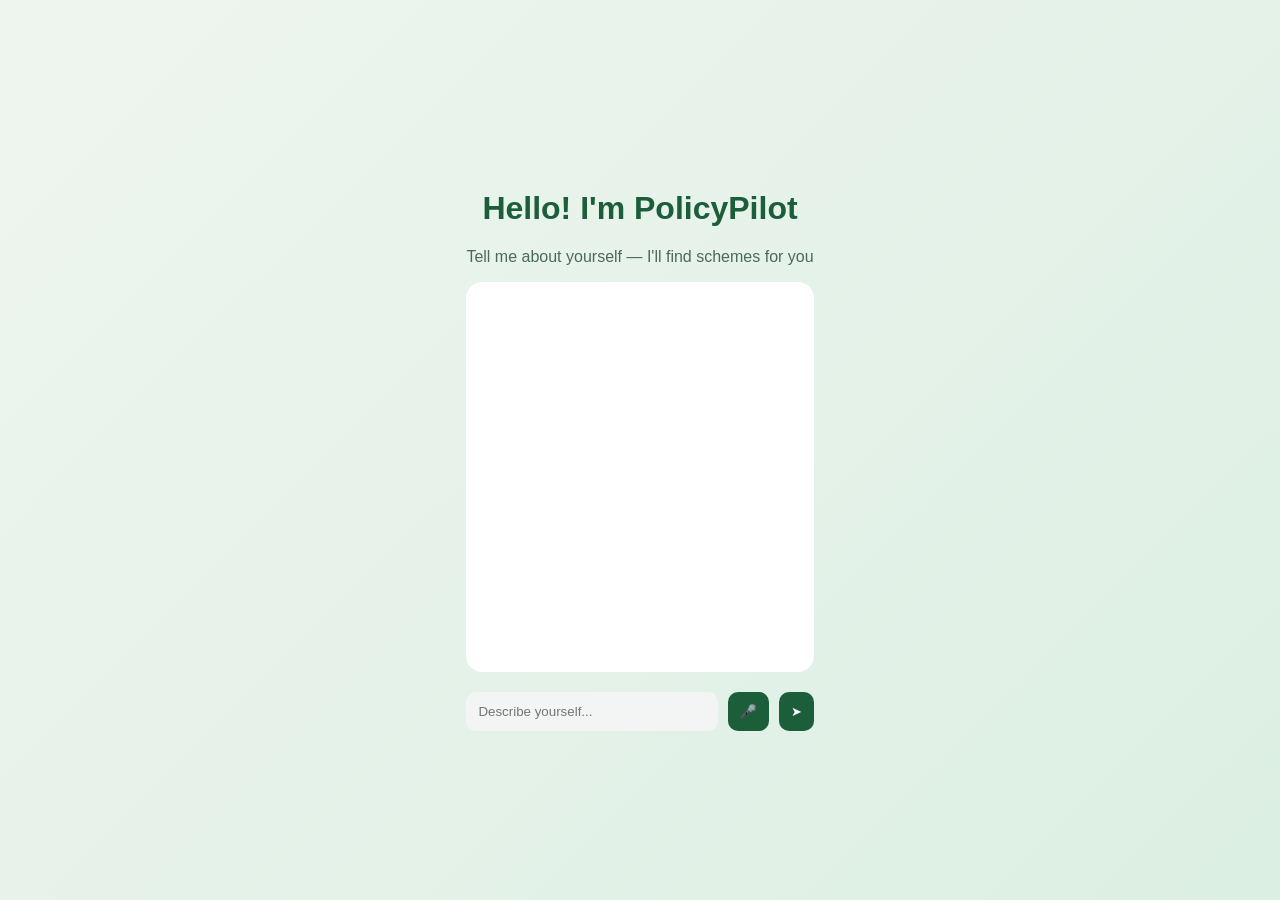
<file: index.html>
<!DOCTYPE html>
<html lang="en">
<head>
<meta charset="UTF-8">
<title>PolicyPilot</title>

<style>
body {
    margin: 0;
    font-family: 'Segoe UI', sans-serif;
    background: linear-gradient(135deg, #eef5ef, #dcefe3);
    display: flex;
    flex-direction: column;
    align-items: center;
    justify-content: center;
    height: 100vh;
}

.container {
    text-align: center;
    max-width: 700px;
}

h1 {
    color: #1c5d3a;
}

.subtitle {
    color: #4b6b57;
}

.chat-box {
    background: white;
    border-radius: 16px;
    padding: 20px;
    height: 350px;
    overflow-y: auto;
    margin-bottom: 20px;
}

.message { margin: 10px 0; }
.user { color: #1c5d3a; font-weight: bold; }
.bot { color: #333; }

.input-area {
    display: flex;
    gap: 10px;
}

input {
    flex: 1;
    padding: 12px;
    border-radius: 10px;
    border: none;
    background: #f2f5f3;
}

button {
    padding: 12px;
    border-radius: 10px;
    border: none;
    background: #1c5d3a;
    color: white;
    cursor: pointer;
}
</style>
</head>

<body>

<div class="container">
    <h1>Hello! I'm PolicyPilot</h1>
    <p class="subtitle">Tell me about yourself — I'll find schemes for you</p>

    <div id="chatBox" class="chat-box"></div>

    <div class="input-area">
        <input id="input" placeholder="Describe yourself...">
        <button onclick="startMic()">🎤</button>
        <button onclick="sendMessage()">➤</button>
    </div>
</div>

<!-- 🔥 LOAD YOUR SCHEME DATA -->
<script src="data/schemes_0.js"></script>
<script src="data/schemes_1.js"></script>
<script src="data/schemes_2.js"></script>
<script src="data/schemes_3.js"></script>
<script src="data/schemes_4.js"></script>
<script src="data/schemes_5.js"></script>
<script src="data/schemes_6.js"></script>

<script>
let schemes = window.SCHEMES_DATA || [];

function searchSchemes(query) {
    query = query.toLowerCase();

    return schemes.filter(s =>
        (s.name && s.name.toLowerCase().includes(query)) ||
        (s.category && s.category.toLowerCase().includes(query)) ||
        (s.tags && s.tags.toLowerCase().includes(query))
    );
}

// 🔥 OLLAMA CALL
async function askOllama(message) {
    try {
        const res = await fetch("http://localhost:11434/api/generate", {
            method: "POST",
            headers: {"Content-Type": "application/json"},
            body: JSON.stringify({
                model: "phi3",
                prompt: `
Extract keywords like:
state, occupation, income, category

User: ${message}
                `,
                stream: false
            })
        });

        const data = await res.json();
        return data.response;
    } catch {
        return null;
    }
}

async function sendMessage() {
    const input = document.getElementById("input");
    const chatBox = document.getElementById("chatBox");

    const msg = input.value;
    if (!msg) return;

    chatBox.innerHTML += `<div class="message user">You: ${msg}</div>`;
    input.value = "";

    let ai = await askOllama(msg);

    // 🔥 Combine AI + search
    let results = searchSchemes(msg + " " + (ai || ""));

    let reply = "";

    if (results.length === 0) {
        reply = "No schemes found. Try giving more details.";
    } else {
        reply = "Top schemes:\n\n";
        results.slice(0,5).forEach((s,i)=>{
            reply += `${i+1}. ${s.name}\n`;
        });
    }

    chatBox.innerHTML += `<div class="message bot">PolicyPilot: ${reply}</div>`;
    chatBox.scrollTop = chatBox.scrollHeight;

    speak(reply);
}

// 🎤 MIC
function startMic() {
    const recognition = new webkitSpeechRecognition();
    recognition.lang = "en-IN";

    recognition.onresult = e => {
        document.getElementById("input").value = e.results[0][0].transcript;
    };

    recognition.start();
}

// 🔊 SPEECH
function speak(text) {
    const speech = new SpeechSynthesisUtterance(text);
    speech.lang = "en-IN";
    window.speechSynthesis.speak(speech);
}
</script>

</body>
</html>
</file>
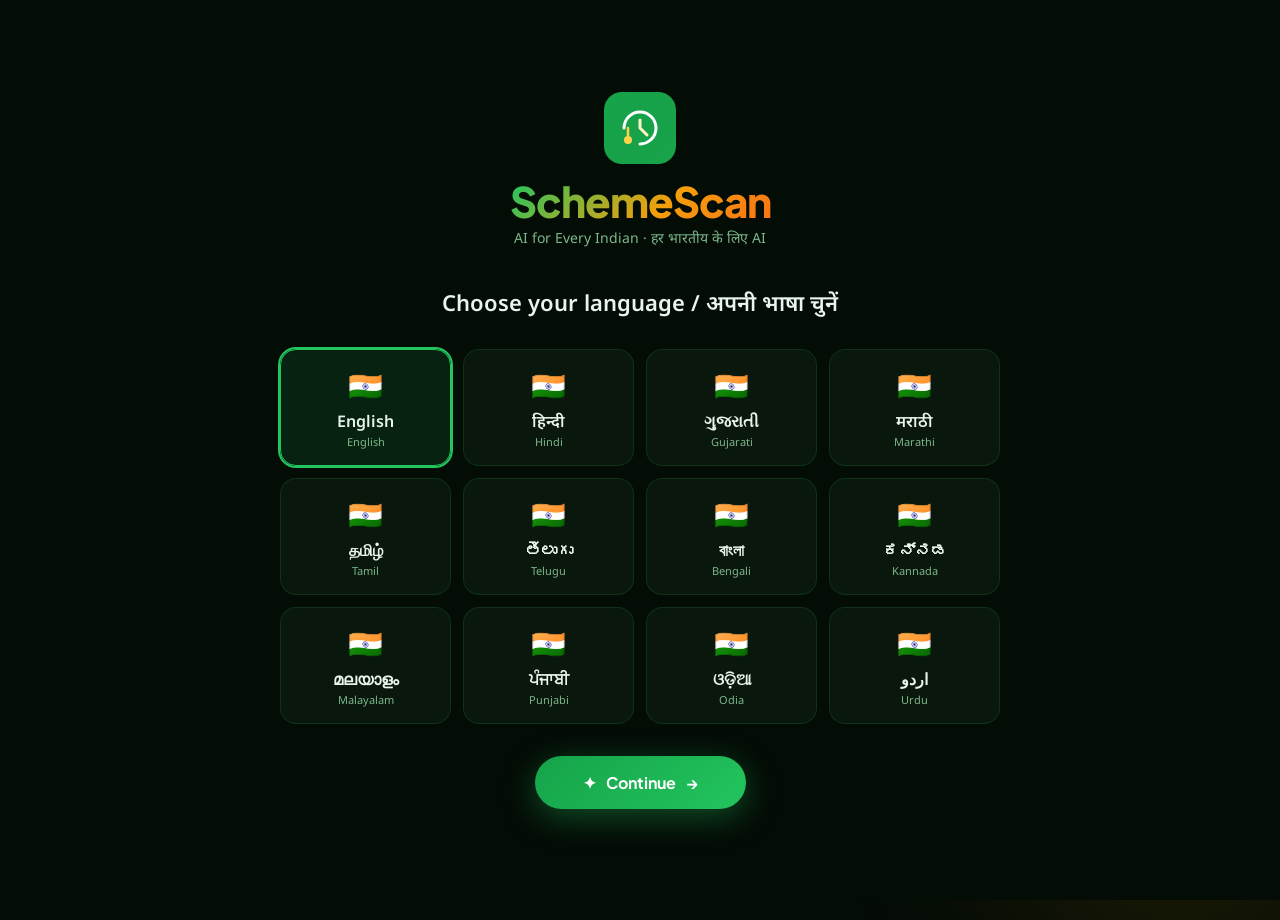
<file: static/index.html>
<!DOCTYPE html>
<html lang="en" data-theme="dark">
<head>
<meta charset="UTF-8">
<meta name="viewport" content="width=device-width, initial-scale=1.0">
<title>SchemeScan — AI for Every Indian</title>
<link rel="icon" type="image/svg+xml" href="data:image/svg+xml,%3Csvg xmlns='http://www.w3.org/2000/svg' viewBox='0 0 72 72'%3E%3Crect width='72' height='72' rx='18' fill='url(%23g)'/%3E%3Cpath d='M20 36C20 27.163 27.163 20 36 20C44.837 20 52 27.163 52 36C52 44.837 44.837 52 36 52' stroke='white' stroke-width='3' stroke-linecap='round'/%3E%3Cdefs%3E%3ClinearGradient id='g' x1='0' y1='0' x2='72' y2='72'%3E%3Cstop offset='0%25' stop-color='%2316A34A'/%3E%3Cstop offset='100%25' stop-color='%23B45309'/%3E%3C/linearGradient%3E%3C/defs%3E%3C/svg%3E">
<link rel="preconnect" href="https://fonts.googleapis.com">
<link href="https://fonts.googleapis.com/css2?family=Plus+Jakarta+Sans:wght@300;400;500;600;700;800&family=Noto+Sans:wght@300;400;500;600&family=Noto+Sans+Devanagari:wght@300;400;500;600&display=swap" rel="stylesheet">

<style>
:root {
  --emerald:      #22C55E;
  --emerald-dim:  #16A34A;
  --amber:        #F59E0B;
  --amber-dim:    #D97706;
  --coral:        #F97316;
  --teal:         #14B8A6;
  --rose:         #F43F5E;
  --font-display: 'Plus Jakarta Sans', sans-serif;
  --font-body:    'Noto Sans', 'Noto Sans Devanagari', sans-serif;
  --ease-spring:  cubic-bezier(0.34, 1.56, 0.64, 1);
  --ease-smooth:  cubic-bezier(0.4, 0, 0.2, 1);
  --ease-out:     cubic-bezier(0, 0, 0.2, 1);
}
[data-theme="dark"] {
  --bg:#040C06; --bg2:#081209;
  --surface:rgba(12,28,15,0.85); --surface2:rgba(18,38,22,0.9); --surface3:rgba(24,48,28,0.95);
  --glass:rgba(14,32,18,0.6); --glass-border:rgba(34,197,94,0.15); --border:rgba(34,197,94,0.12);
  --text:#E8F5EC; --text-muted:#7DB88A; --text-dim:#4A7A58; --shadow:rgba(0,0,0,0.6);
  --orb1:rgba(34,197,94,0.12); --orb2:rgba(245,158,11,0.08); --orb3:rgba(20,184,166,0.08);
}
[data-theme="light"] {
  --bg:#F0FBF4; --bg2:#E4F5EA;
  --surface:rgba(255,255,255,0.85); --surface2:rgba(240,251,244,0.95); --surface3:rgba(228,245,234,0.98);
  --glass:rgba(255,255,255,0.7); --glass-border:rgba(22,163,74,0.2); --border:rgba(22,163,74,0.15);
  --text:#061409; --text-muted:#2D6A3F; --text-dim:#5A9068; --shadow:rgba(0,80,30,0.12);
  --orb1:rgba(34,197,94,0.15); --orb2:rgba(245,158,11,0.1); --orb3:rgba(20,184,166,0.1);
}
*,*::before,*::after{box-sizing:border-box;margin:0;padding:0}
html{scroll-behavior:smooth}
body{font-family:var(--font-body);background:var(--bg);color:var(--text);min-height:100vh;overflow-x:hidden;transition:background .4s,color .4s}
::-webkit-scrollbar{width:5px}
::-webkit-scrollbar-thumb{background:var(--emerald-dim);border-radius:10px}
#bgCanvas{position:fixed;inset:0;z-index:0;pointer-events:none;opacity:.7}
.orb{position:fixed;border-radius:50%;filter:blur(80px);pointer-events:none;z-index:0;animation:orbFloat 20s ease-in-out infinite}
.orb-1{width:600px;height:600px;background:var(--orb1);top:-200px;left:-200px}
.orb-2{width:400px;height:400px;background:var(--orb2);bottom:-100px;right:-100px;animation-delay:-7s}
.orb-3{width:300px;height:300px;background:var(--orb3);top:40%;right:20%;animation-delay:-14s}
@keyframes orbFloat{0%,100%{transform:translate(0,0) scale(1)}33%{transform:translate(30px,-50px) scale(1.05)}66%{transform:translate(-20px,30px) scale(.95)}}
body::before{content:'';position:fixed;inset:0;z-index:1;pointer-events:none;background-image:url("data:image/svg+xml,%3Csvg viewBox='0 0 256 256' xmlns='http://www.w3.org/2000/svg'%3E%3Cfilter id='n'%3E%3CfeTurbulence type='fractalNoise' baseFrequency='.9' numOctaves='4' stitchTiles='stitch'/%3E%3C/filter%3E%3Crect width='100%25' height='100%25' filter='url(%23n)' opacity='.03'/%3E%3C/svg%3E");opacity:.4}

/* ── LANGUAGE SCREEN ── */
#langScreen{position:fixed;inset:0;z-index:1000;display:flex;flex-direction:column;align-items:center;justify-content:center;padding:24px;background:var(--bg);transition:opacity .6s,transform .6s}
#langScreen.exit{opacity:0;transform:scale(.96);pointer-events:none}
.lang-logo{margin-bottom:40px;text-align:center;animation:fadeInDown .8s var(--ease-out) both}
.lang-logo-mark{width:72px;height:72px;margin:0 auto 16px}
.lang-logo-mark svg{width:100%;height:100%}
.lang-title{font-family:var(--font-display);font-size:clamp(28px,5vw,42px);font-weight:800;background:linear-gradient(135deg,var(--emerald) 0%,var(--amber) 60%,var(--coral) 100%);-webkit-background-clip:text;-webkit-text-fill-color:transparent;background-clip:text;letter-spacing:-1px;line-height:1;margin-bottom:6px}
.lang-subtitle{font-size:14px;color:var(--text-muted)}
.lang-prompt{font-size:clamp(16px,3vw,22px);font-weight:600;color:var(--text);text-align:center;margin-bottom:32px;animation:fadeInDown .8s .2s var(--ease-out) both}
.lang-grid{display:grid;grid-template-columns:repeat(4,1fr);gap:12px;max-width:720px;width:100%;animation:fadeInUp .8s .3s var(--ease-out) both}
.lang-card{position:relative;padding:16px 12px;background:var(--glass);border:1px solid var(--glass-border);border-radius:16px;text-align:center;cursor:pointer;transition:all .3s var(--ease-spring);backdrop-filter:blur(20px) saturate(160%);-webkit-backdrop-filter:blur(20px) saturate(160%)}
.lang-card:hover{transform:translateY(-6px) scale(1.03);border-color:var(--emerald);box-shadow:0 20px 60px rgba(34,197,94,.2)}
.lang-card.selected{border-color:var(--emerald);background:rgba(34,197,94,.12);box-shadow:0 0 0 2px var(--emerald)}
.lang-flag{font-size:28px;margin-bottom:6px;display:block}
.lang-native{font-size:16px;font-weight:600;color:var(--text);display:block}
.lang-english{font-size:11px;color:var(--text-muted);margin-top:2px;display:block}
.lang-continue{margin-top:32px;padding:16px 48px;background:linear-gradient(135deg,var(--emerald-dim),var(--emerald));color:#fff;border:none;border-radius:100px;font-family:var(--font-display);font-size:16px;font-weight:700;cursor:pointer;transition:all .3s var(--ease-spring);animation:fadeInUp .8s .5s var(--ease-out) both;box-shadow:0 8px 32px rgba(34,197,94,.35);display:flex;align-items:center;gap:10px}
.lang-continue:hover{transform:translateY(-3px) scale(1.04);box-shadow:0 16px 48px rgba(34,197,94,.45)}

/* ── APP WRAPPER ── */
#app{position:relative;z-index:2;display:flex;flex-direction:column;height:100vh;opacity:0;transform:translateY(20px);transition:opacity .6s,transform .6s}
#app.visible{opacity:1;transform:translateY(0)}

/* ── HEADER ── */
header{position:relative;z-index:50;padding:0 24px;height:64px;display:flex;align-items:center;justify-content:space-between;background:var(--glass);border-bottom:1px solid var(--border);backdrop-filter:blur(30px) saturate(180%);-webkit-backdrop-filter:blur(30px) saturate(180%)}
.header-logo{display:flex;align-items:center;gap:10px;text-decoration:none}
.logo-gem{width:36px;height:36px;background:linear-gradient(135deg,var(--emerald-dim),var(--amber));border-radius:10px;display:flex;align-items:center;justify-content:center;font-size:18px;box-shadow:0 4px 16px rgba(34,197,94,.35);position:relative;overflow:hidden}
.logo-gem::after{content:'';position:absolute;top:-50%;left:-50%;width:200%;height:200%;background:linear-gradient(45deg,transparent 40%,rgba(255,255,255,.3) 50%,transparent 60%);animation:shimmer 3s ease-in-out infinite}
@keyframes shimmer{0%,100%{transform:translateX(-100%) rotate(45deg)}50%{transform:translateX(100%) rotate(45deg)}}
.logo-text{font-family:var(--font-display);font-size:18px;font-weight:800;background:linear-gradient(90deg,var(--emerald),var(--amber));-webkit-background-clip:text;-webkit-text-fill-color:transparent;background-clip:text}
.header-right{display:flex;align-items:center;gap:10px}
.lang-badge-btn{display:flex;align-items:center;gap:6px;padding:6px 12px;background:var(--surface2);border:1px solid var(--border);border-radius:8px;cursor:pointer;font-size:13px;font-weight:500;color:var(--text);transition:all .2s}
.lang-badge-btn:hover{border-color:var(--emerald);color:var(--emerald)}
.profile-btn{width:36px;height:36px;background:var(--surface2);border:1.5px solid var(--border);border-radius:10px;cursor:pointer;display:flex;align-items:center;justify-content:center;font-size:16px;transition:all .2s;position:relative}
.profile-btn:hover{border-color:var(--emerald);transform:scale(1.05)}
.profile-btn .dot{position:absolute;top:-3px;right:-3px;width:8px;height:8px;background:var(--emerald);border-radius:50%;border:2px solid var(--bg);display:none}
.profile-btn.has-data .dot{display:block}
.theme-btn{width:36px;height:36px;background:var(--surface2);border:1.5px solid var(--border);border-radius:10px;cursor:pointer;display:flex;align-items:center;justify-content:center;font-size:16px;transition:all .2s;color:var(--text)}
.theme-btn:hover{border-color:var(--amber);transform:scale(1.05)}
.rag-status{display:flex;align-items:center;gap:5px;font-size:11px;font-weight:500;color:var(--text-dim);padding:4px 10px;background:var(--surface2);border:1px solid var(--border);border-radius:6px}
.rag-dot{width:6px;height:6px;border-radius:50%;background:var(--text-dim);transition:background .3s}
.rag-dot.online{background:var(--emerald);box-shadow:0 0 6px var(--emerald)}
@keyframes pulse{0%,100%{opacity:1}50%{opacity:.3}}

/* ── MAIN LAYOUT ── */
.main-layout{flex:1;display:flex;overflow:hidden}
.chat-col{flex:1;display:flex;flex-direction:column;overflow:hidden}
.chat-messages{flex:1;overflow-y:auto;padding:24px 24px 0;display:flex;flex-direction:column;gap:20px;scroll-behavior:smooth}

/* ── WELCOME ── */
.welcome-state{flex:1;display:flex;flex-direction:column;align-items:center;justify-content:center;text-align:center;padding:40px 24px;gap:32px;animation:fadeInUp .8s var(--ease-out)}
.welcome-orb{width:120px;height:120px;position:relative}
.welcome-orb-inner{width:100%;height:100%;background:conic-gradient(from 0deg,var(--emerald),var(--amber),var(--coral),var(--teal),var(--emerald));border-radius:50%;animation:spin 8s linear infinite;filter:blur(2px)}
.welcome-orb-face{position:absolute;inset:8px;background:var(--bg);border-radius:50%;display:flex;align-items:center;justify-content:center;font-size:44px}
@keyframes spin{to{transform:rotate(360deg)}}
.welcome-heading{font-family:var(--font-display);font-size:clamp(22px,4vw,36px);font-weight:800;background:linear-gradient(135deg,var(--text) 0%,var(--emerald) 100%);-webkit-background-clip:text;-webkit-text-fill-color:transparent;background-clip:text;line-height:1.2;letter-spacing:-.5px}
.welcome-sub{font-size:15px;color:var(--text-muted);max-width:480px;line-height:1.7}
.suggestions{display:flex;flex-direction:column;gap:10px;width:100%;max-width:560px}
.suggestion-label{font-size:11px;font-weight:600;letter-spacing:1px;color:var(--text-dim);text-transform:uppercase;text-align:left}
.suggestion-chips{display:flex;flex-wrap:wrap;gap:8px}
.chip{padding:10px 16px;background:var(--glass);border:1px solid var(--glass-border);border-radius:100px;font-size:13px;font-weight:500;color:var(--text);cursor:pointer;transition:all .25s var(--ease-spring);backdrop-filter:blur(16px);-webkit-backdrop-filter:blur(16px);display:flex;align-items:center;gap:6px;white-space:nowrap}
.chip:hover{background:rgba(34,197,94,.12);border-color:var(--emerald);color:var(--emerald);transform:translateY(-2px)}

/* ── MESSAGES ── */
.msg{display:flex;gap:12px;align-items:flex-start;animation:msgIn .4s var(--ease-spring)}
@keyframes msgIn{from{opacity:0;transform:translateY(16px) scale(.98)}to{opacity:1;transform:translateY(0) scale(1)}}
.msg.user{flex-direction:row-reverse}
.msg-avatar{width:36px;height:36px;border-radius:10px;flex-shrink:0;display:flex;align-items:center;justify-content:center;font-size:16px;font-weight:700}
.msg.ai .msg-avatar{background:linear-gradient(135deg,var(--emerald-dim),var(--emerald));color:white;box-shadow:0 4px 16px rgba(34,197,94,.3)}
.msg.user .msg-avatar{background:linear-gradient(135deg,var(--amber-dim),var(--amber));color:white;box-shadow:0 4px 16px rgba(245,158,11,.3)}
.msg-content{flex:1;min-width:0;max-width:80%}
.msg.user .msg-content{align-items:flex-end;display:flex;flex-direction:column}
.msg-bubble{padding:14px 18px;border-radius:18px;font-size:14px;line-height:1.7;word-break:break-word}
.msg.ai .msg-bubble{background:var(--surface);border:1px solid var(--border);border-bottom-left-radius:4px;backdrop-filter:blur(20px);-webkit-backdrop-filter:blur(20px);box-shadow:0 4px 24px var(--shadow)}
.msg.user .msg-bubble{background:linear-gradient(135deg,var(--emerald-dim),var(--emerald));color:white;border-bottom-right-radius:4px;box-shadow:0 4px 24px rgba(34,197,94,.25)}
.msg-time{font-size:10px;color:var(--text-dim);margin-top:4px;padding:0 4px}
.sources-bar{margin-top:10px;padding:8px 12px;background:rgba(20,184,166,.07);border:1px solid rgba(20,184,166,.2);border-radius:10px;font-size:11px;color:var(--teal);display:flex;flex-wrap:wrap;gap:6px;align-items:center}
.source-tag{display:inline-flex;align-items:center;gap:4px;padding:2px 8px;background:rgba(20,184,166,.12);border:1px solid rgba(20,184,166,.25);border-radius:6px;font-size:10px;font-weight:600;cursor:pointer;transition:all .2s}

/* ── TYPING ── */
.typing-indicator{display:flex;align-items:center;gap:12px;padding:0 4px}
.typing-dots{display:flex;gap:5px;padding:14px 18px;background:var(--surface);border:1px solid var(--border);border-radius:18px;border-bottom-left-radius:4px}
.typing-dots span{width:7px;height:7px;background:var(--emerald);border-radius:50%;animation:bounce 1.2s ease-in-out infinite}
.typing-dots span:nth-child(2){animation-delay:.2s}
.typing-dots span:nth-child(3){animation-delay:.4s}
@keyframes bounce{0%,80%,100%{transform:translateY(0);opacity:.5}40%{transform:translateY(-8px);opacity:1}}

/* ── SCHEME CARDS ── */
.scheme-card-group{display:flex;flex-direction:column;gap:10px;margin-top:6px}
.scheme-card-wrap{position:relative;transform-style:preserve-3d;transition:transform .4s var(--ease-spring)}
.scheme-card-wrap:hover{transform:translateY(-4px) rotateX(1.5deg)}
.scheme-card{background:var(--surface);border:1px solid var(--border);border-radius:16px;overflow:hidden;backdrop-filter:blur(24px);-webkit-backdrop-filter:blur(24px);box-shadow:0 8px 32px var(--shadow);transition:border-color .2s}
.scheme-card:hover{border-color:var(--emerald)}
.scheme-card-header{padding:14px 16px 12px;border-bottom:1px solid var(--border);background:linear-gradient(135deg,rgba(34,197,94,.05),rgba(245,158,11,.03))}
.scheme-badges{display:flex;gap:6px;flex-wrap:wrap;margin-bottom:8px}
.badge{padding:3px 9px;border-radius:20px;font-size:10px;font-weight:600;letter-spacing:.3px}
.badge-cat{background:rgba(34,197,94,.12);color:var(--emerald);border:1px solid rgba(34,197,94,.25)}
.badge-st{background:rgba(20,184,166,.1);color:var(--teal);border:1px solid rgba(20,184,166,.2)}
.badge-cn{background:rgba(245,158,11,.1);color:var(--amber);border:1px solid rgba(245,158,11,.2)}
.badge-adm{background:rgba(249,115,22,.1);color:var(--coral);border:1px solid rgba(249,115,22,.2)}
.scheme-name{font-family:var(--font-display);font-size:14px;font-weight:700;color:var(--text);line-height:1.4}
.scheme-benefit{font-size:12px;color:var(--text-muted);margin-top:4px;line-height:1.5;display:-webkit-box;-webkit-line-clamp:2;line-clamp:2;-webkit-box-orient:vertical;overflow:hidden}
.scheme-card-body{padding:12px 16px}
.info-row{display:flex;gap:8px;font-size:12px;line-height:1.5;margin-bottom:6px;color:var(--text-muted)}
.info-row .lbl{font-weight:600;color:var(--text);min-width:72px;flex-shrink:0;font-size:11px}
.scheme-card-footer{padding:10px 16px;border-top:1px solid var(--border);display:flex;justify-content:flex-end;flex-wrap:wrap;gap:8px;align-items:center}
.btn-ask-ai{padding:7px 14px;background:var(--surface2);border:1px solid var(--border);border-radius:8px;font-family:var(--font-display);font-size:12px;font-weight:600;color:var(--text);cursor:pointer;transition:all .2s;display:flex;align-items:center;gap:5px}
.btn-ask-ai:hover{border-color:var(--emerald);color:var(--emerald);background:rgba(34,197,94,.08)}
.btn-scheme-pdf{padding:7px 14px;background:rgba(20,184,166,.12);border:1px solid rgba(20,184,166,.35);border-radius:8px;font-family:var(--font-display);font-size:12px;font-weight:600;color:var(--teal);cursor:pointer;transition:all .2s;display:flex;align-items:center;gap:5px}
.btn-scheme-pdf:hover{border-color:var(--teal);background:rgba(20,184,166,.2)}
.msg-pdf-bar{margin-top:10px;padding-top:10px;border-top:1px solid var(--border)}
.btn-download-pdf{display:inline-flex;align-items:center;gap:6px;padding:10px 16px;background:rgba(20,184,166,.12);border:1px solid rgba(20,184,166,.35);border-radius:10px;font-family:var(--font-display);font-size:13px;font-weight:600;color:var(--teal);text-decoration:none;transition:all .2s}
.btn-download-pdf:hover{background:rgba(20,184,166,.22)}

/* ── CONTRADICTION CARD ── */
.contradiction-card{background:rgba(244,63,94,.06);border:1px solid rgba(244,63,94,.3);border-radius:14px;padding:14px 16px;backdrop-filter:blur(20px);animation:msgIn .4s var(--ease-spring)}
.contradiction-header{display:flex;align-items:center;gap:10px;margin-bottom:12px;font-size:14px;font-weight:700;color:var(--rose)}
.contradiction-icon{width:30px;height:30px;background:rgba(244,63,94,.15);border-radius:8px;display:flex;align-items:center;justify-content:center;font-size:16px;flex-shrink:0}
.conflict-item{padding:10px 12px;background:rgba(244,63,94,.05);border:1px solid rgba(244,63,94,.15);border-radius:10px;margin-bottom:8px;font-size:12px}
.conflict-field{font-weight:600;color:var(--rose);margin-bottom:4px;display:flex;align-items:center;gap:6px}
.severity-badge{font-size:9px;font-weight:700;padding:2px 6px;border-radius:4px;letter-spacing:.5px}
.sev-HIGH{background:rgba(244,63,94,.2);color:var(--rose)}
.sev-MEDIUM{background:rgba(245,158,11,.2);color:var(--amber)}
.sev-LOW{background:rgba(34,197,94,.15);color:var(--emerald)}
.conflict-values{display:flex;gap:8px;flex-wrap:wrap;color:var(--text-muted)}
.cv{padding:3px 10px;background:rgba(0,0,0,.2);border-radius:6px;font-size:11px}
.cv strong{color:var(--text)}

/* ── INPUT AREA ── */
.input-area{padding:16px 24px 24px;position:relative;z-index:10}
.input-wrap{background:var(--glass);border:1.5px solid var(--glass-border);border-radius:20px;padding:10px 10px 10px 18px;display:flex;align-items:flex-end;gap:10px;backdrop-filter:blur(30px) saturate(180%);-webkit-backdrop-filter:blur(30px) saturate(180%);box-shadow:0 8px 40px var(--shadow);transition:border-color .3s,box-shadow .3s}
.input-wrap:focus-within{border-color:var(--emerald);box-shadow:0 8px 40px var(--shadow),0 0 0 4px rgba(34,197,94,.08)}
.chat-textarea{flex:1;background:none;border:none;outline:none;font-family:var(--font-body);font-size:15px;color:var(--text);resize:none;min-height:24px;max-height:120px;line-height:1.6;padding:3px 0}
.chat-textarea::placeholder{color:var(--text-dim)}
.input-actions{display:flex;align-items:center;gap:6px;flex-shrink:0}
.act-btn{width:40px;height:40px;border-radius:12px;border:1px solid var(--border);cursor:pointer;display:flex;align-items:center;justify-content:center;font-size:18px;transition:all .2s var(--ease-spring);background:var(--surface2);color:var(--text-muted)}
.act-btn:hover{transform:scale(1.1)}
.act-btn.ocr-btn:hover{background:rgba(245,158,11,.15);border-color:var(--amber);color:var(--amber)}
.voice-btn{width:40px;height:40px;border-radius:12px;border:1px solid var(--border);cursor:pointer;background:var(--surface2);color:var(--text-muted);font-size:18px;transition:all .2s var(--ease-spring);display:flex;align-items:center;justify-content:center;position:relative;overflow:visible}
.voice-btn:hover{background:rgba(249,115,22,.15);border-color:var(--coral);color:var(--coral)}
.voice-btn.recording{background:var(--coral);border-color:var(--coral);color:white;animation:voicePulse 1.5s ease-in-out infinite;box-shadow:0 0 0 4px rgba(249,115,22,.2)}
@keyframes voicePulse{0%,100%{box-shadow:0 0 0 4px rgba(249,115,22,.2)}50%{box-shadow:0 0 0 12px rgba(249,115,22,.05)}}
.voice-rings{position:absolute;inset:-4px;border-radius:16px;pointer-events:none}
.voice-ring{position:absolute;inset:0;border:2px solid var(--coral);border-radius:16px;opacity:0;animation:ringExpand 1.5s ease-out infinite;display:none}
.voice-ring:nth-child(2){animation-delay:.5s}
.voice-ring:nth-child(3){animation-delay:1s}
@keyframes ringExpand{from{transform:scale(1);opacity:.6}to{transform:scale(2);opacity:0}}
.voice-btn.recording .voice-ring{display:block}
.send-btn{width:44px;height:44px;background:linear-gradient(135deg,var(--emerald-dim),var(--emerald));border:none;border-radius:14px;color:white;font-size:18px;cursor:pointer;display:flex;align-items:center;justify-content:center;transition:all .2s var(--ease-spring);box-shadow:0 4px 16px rgba(34,197,94,.35);flex-shrink:0}
.send-btn:hover{transform:scale(1.08);box-shadow:0 8px 24px rgba(34,197,94,.45)}
.send-btn:disabled{opacity:.4;cursor:not-allowed;transform:none}
.input-toolbar{display:flex;align-items:center;gap:8px;margin-bottom:8px;padding:0 2px}
.toolbar-hint{font-size:12px;color:var(--text-dim);flex:1;display:flex;align-items:center;gap:6px}
.online-indicator{width:7px;height:7px;border-radius:50%;background:var(--emerald);box-shadow:0 0 8px var(--emerald);flex-shrink:0}
.voice-lang-sel{padding:4px 10px;background:var(--surface2);border:1px solid var(--border);border-radius:8px;font-family:var(--font-body);font-size:12px;color:var(--text);cursor:pointer;outline:none}
.voice-lang-sel option{background:var(--bg2)}

/* ── SIDEBAR ── */
.sidebar{width:0;overflow:hidden;transition:width .4s var(--ease-smooth);border-left:0 solid var(--border);background:var(--glass);backdrop-filter:blur(30px);-webkit-backdrop-filter:blur(30px)}
.sidebar.open{width:320px;border-left-width:1px}
.sidebar-inner{width:320px;padding:24px;height:100%;overflow-y:auto;display:flex;flex-direction:column;gap:20px}
.sidebar-title{font-family:var(--font-display);font-size:16px;font-weight:700;color:var(--text);display:flex;align-items:center;justify-content:space-between}
.sidebar-close{background:none;border:none;color:var(--text-muted);font-size:20px;cursor:pointer;padding:2px;line-height:1;transition:color .2s}
.sidebar-close:hover{color:var(--text)}
.profile-card{background:var(--surface2);border:1px solid var(--border);border-radius:14px;padding:16px}
.profile-avatar{width:56px;height:56px;background:linear-gradient(135deg,var(--emerald-dim),var(--amber));border-radius:14px;display:flex;align-items:center;justify-content:center;font-size:28px;margin-bottom:12px}
.profile-field{display:flex;justify-content:space-between;align-items:center;padding:8px 0;border-bottom:1px solid var(--border);font-size:13px}
.profile-field:last-child{border-bottom:none}
.profile-field .pf-label{color:var(--text-muted);font-size:11px;font-weight:600;text-transform:uppercase;letter-spacing:.5px}
.profile-field .pf-value{color:var(--text);font-weight:600}
.doc-item{display:flex;align-items:center;gap:10px;padding:10px 12px;background:var(--surface3);border-radius:10px;border:1px solid var(--border);font-size:12px;margin-bottom:8px}
.doc-icon{font-size:22px;flex-shrink:0}
.doc-info{flex:1;min-width:0}
.doc-name{font-weight:600;color:var(--text)}
.doc-sub{color:var(--text-dim)}
.doc-check{color:var(--emerald);font-size:16px}
.digilocker-btn{width:100%;padding:12px;background:linear-gradient(135deg,rgba(249,115,22,.1),rgba(245,158,11,.1));border:1px solid rgba(245,158,11,.3);border-radius:12px;color:var(--amber);font-family:var(--font-display);font-size:13px;font-weight:600;cursor:pointer;transition:all .2s;display:flex;align-items:center;justify-content:center;gap:8px}
.digilocker-btn:hover{background:linear-gradient(135deg,rgba(249,115,22,.2),rgba(245,158,11,.2));transform:translateY(-1px)}

/* ── OCR MODAL ── */
.modal-overlay{position:fixed;inset:0;z-index:500;background:rgba(0,0,0,.6);display:flex;align-items:center;justify-content:center;padding:24px;opacity:0;pointer-events:none;transition:opacity .3s;backdrop-filter:blur(10px)}
.modal-overlay.open{opacity:1;pointer-events:all}
.modal{background:var(--surface);border:1px solid var(--border);border-radius:24px;padding:28px;width:100%;max-width:480px;backdrop-filter:blur(40px);-webkit-backdrop-filter:blur(40px);box-shadow:0 32px 80px rgba(0,0,0,.5);transform:translateY(20px) scale(.97);transition:transform .3s var(--ease-spring)}
.modal-overlay.open .modal{transform:none}
.modal-title{font-family:var(--font-display);font-size:18px;font-weight:700;color:var(--text);margin-bottom:4px}
.modal-sub{font-size:13px;color:var(--text-muted);margin-bottom:20px}
.drop-zone{border:2px dashed var(--border);border-radius:16px;padding:36px;text-align:center;cursor:pointer;transition:all .3s;position:relative;background:var(--surface2)}
.drop-zone:hover,.drop-zone.drag-over{border-color:var(--amber);background:rgba(245,158,11,.05)}
.drop-zone input{position:absolute;inset:0;opacity:0;cursor:pointer;width:100%;height:100%}
.drop-icon{font-size:40px;margin-bottom:10px;display:block}
.drop-label{font-size:14px;font-weight:600;color:var(--text)}
.drop-sub{font-size:12px;color:var(--text-dim);margin-top:4px}
.ocr-preview{display:none;margin-top:16px;padding:14px;background:rgba(34,197,94,.08);border:1px solid rgba(34,197,94,.25);border-radius:12px;font-size:13px;color:var(--text)}
.ocr-preview.show{display:block}
.modal-footer{display:flex;gap:10px;margin-top:20px;justify-content:flex-end}
.btn-secondary{padding:10px 20px;background:var(--surface2);border:1px solid var(--border);border-radius:10px;font-family:var(--font-display);font-size:13px;font-weight:600;color:var(--text-muted);cursor:pointer;transition:all .2s}
.btn-primary-sm{padding:10px 20px;background:linear-gradient(135deg,var(--emerald-dim),var(--emerald));border:none;border-radius:10px;font-family:var(--font-display);font-size:13px;font-weight:700;color:white;cursor:pointer;transition:all .2s var(--ease-spring);box-shadow:0 4px 16px rgba(34,197,94,.3)}
.btn-primary-sm:hover{transform:translateY(-2px)}
.btn-primary-sm:disabled{opacity:.4;cursor:not-allowed;transform:none}

/* ── VOICE OVERLAY ── */
.voice-overlay{position:fixed;inset:0;z-index:600;background:rgba(0,0,0,.8);display:flex;flex-direction:column;align-items:center;justify-content:center;opacity:0;pointer-events:none;transition:opacity .3s;backdrop-filter:blur(20px)}
.voice-overlay.open{opacity:1;pointer-events:all}
.voice-center{text-align:center;display:flex;flex-direction:column;align-items:center;gap:24px}
.voice-orb{width:140px;height:140px;position:relative;cursor:pointer}
.voice-orb-core{width:100%;height:100%;background:radial-gradient(circle at 35% 35%,var(--coral),#9a3412);border-radius:50%;display:flex;align-items:center;justify-content:center;font-size:56px;box-shadow:0 0 60px rgba(249,115,22,.5);animation:voiceOrbPulse 2s ease-in-out infinite;position:relative;z-index:1}
@keyframes voiceOrbPulse{0%,100%{transform:scale(1);box-shadow:0 0 60px rgba(249,115,22,.5)}50%{transform:scale(1.07);box-shadow:0 0 100px rgba(249,115,22,.7)}}
.voice-orb-ring{position:absolute;inset:-12px;border:2px solid rgba(249,115,22,.4);border-radius:50%;animation:voiceRingExpand 2s ease-out infinite}
.voice-orb-ring:nth-child(2){inset:-24px;animation-delay:.5s}
.voice-orb-ring:nth-child(3){inset:-36px;animation-delay:1s}
@keyframes voiceRingExpand{from{opacity:.6;transform:scale(.9)}to{opacity:0;transform:scale(1.1)}}
.voice-status-text{font-family:var(--font-display);font-size:22px;font-weight:700;color:white}
.voice-transcript-live{max-width:480px;padding:16px 24px;background:rgba(255,255,255,.08);border:1px solid rgba(255,255,255,.15);border-radius:16px;font-size:15px;color:rgba(255,255,255,.9);min-height:56px;text-align:center;line-height:1.6}
.voice-cancel-btn{padding:12px 32px;background:rgba(255,255,255,.1);border:1px solid rgba(255,255,255,.2);border-radius:100px;color:white;font-family:var(--font-display);font-size:14px;font-weight:600;cursor:pointer;transition:all .2s}
.voice-cancel-btn:hover{background:rgba(255,255,255,.2)}

/* ── TOAST ── */
.toast-container{position:fixed;bottom:24px;right:24px;z-index:9999;display:flex;flex-direction:column-reverse;gap:8px;pointer-events:none}
.toast{padding:12px 20px;background:var(--surface);border:1px solid var(--border);border-radius:12px;font-size:13px;font-weight:500;color:var(--text);backdrop-filter:blur(20px);box-shadow:0 8px 32px var(--shadow);animation:toastIn .4s var(--ease-spring);display:flex;align-items:center;gap:8px;pointer-events:all;max-width:320px}
.toast.success{border-color:rgba(34,197,94,.4)}
.toast.error{border-color:rgba(244,63,94,.4)}
.toast.warn{border-color:rgba(245,158,11,.4)}
@keyframes toastIn{from{opacity:0;transform:translateX(20px) scale(.96)}to{opacity:1;transform:translateX(0) scale(1)}}

/* ── LANG DROPDOWN ── */
.lang-dropdown{position:absolute;top:100%;right:0;margin-top:8px;background:var(--surface);border:1px solid var(--border);border-radius:14px;padding:8px;min-width:200px;box-shadow:0 16px 48px var(--shadow);backdrop-filter:blur(30px);-webkit-backdrop-filter:blur(30px);opacity:0;transform:translateY(-10px) scale(.97);pointer-events:none;transition:all .2s var(--ease-spring);z-index:200}
.lang-dropdown.open{opacity:1;transform:none;pointer-events:all}
.lang-opt{padding:9px 12px;border-radius:8px;font-size:13px;cursor:pointer;display:flex;align-items:center;gap:8px;color:var(--text);transition:background .15s}
.lang-opt:hover{background:var(--surface2)}
.lang-opt.active{background:rgba(34,197,94,.12);color:var(--emerald)}

/* ── MISC ── */
@keyframes fadeInDown{from{opacity:0;transform:translateY(-20px)}to{opacity:1;transform:translateY(0)}}
@keyframes fadeInUp{from{opacity:0;transform:translateY(20px)}to{opacity:1;transform:translateY(0)}}
.spin-sm{width:16px;height:16px;border:2px solid var(--border);border-top-color:var(--emerald);border-radius:50%;animation:spinAnim .7s linear infinite;display:inline-block}
@keyframes spinAnim{to{transform:rotate(360deg)}}

@media(max-width:768px){
  .lang-grid{grid-template-columns:repeat(3,1fr)}
  .rag-status{display:none}
  .sidebar.open{position:fixed;right:0;top:0;bottom:0;z-index:100;box-shadow:-8px 0 40px var(--shadow)}
  .chat-messages{padding:16px 16px 0}
  .input-area{padding:12px 16px 20px}
}
@media(max-width:480px){
  .lang-grid{grid-template-columns:repeat(2,1fr)}
  header{padding:0 16px}
}
</style>
</head>
<body>

<canvas id="bgCanvas"></canvas>
<div class="orb orb-1"></div>
<div class="orb orb-2"></div>
<div class="orb orb-3"></div>

<!-- LANGUAGE SCREEN -->
<div id="langScreen">
  <div class="lang-logo">
    <div class="lang-logo-mark">
      <svg viewBox="0 0 72 72" fill="none" xmlns="http://www.w3.org/2000/svg">
        <rect width="72" height="72" rx="18" fill="url(#g1)"/>
        <path d="M20 36C20 27.163 27.163 20 36 20C44.837 20 52 27.163 52 36C52 44.837 44.837 52 36 52" stroke="white" stroke-width="3" stroke-linecap="round"/>
        <path d="M36 28L36 36L43 43" stroke="#FEF3C7" stroke-width="3" stroke-linecap="round" stroke-linejoin="round"/>
        <circle cx="24" cy="48" r="4" fill="#FCD34D"/>
        <path d="M24 44L24 36" stroke="#FCD34D" stroke-width="2.5" stroke-linecap="round"/>
        <defs><linearGradient id="g1" x1="0" y1="0" x2="72" y2="72"><stop offset="0%" stop-color="#16A34A"/><stop offset="100%" stop-color="#B45309"/></linearGradient></defs>
      </svg>
    </div>
    <div class="lang-title">SchemeScan</div>
    <div class="lang-subtitle">AI for Every Indian · हर भारतीय के लिए AI</div>
  </div>
  <div class="lang-prompt">Choose your language / अपनी भाषा चुनें</div>
  <div class="lang-grid">
    <div class="lang-card selected" data-lang="en" onclick="selectLang(this)"><span class="lang-flag">🇮🇳</span><span class="lang-native">English</span><span class="lang-english">English</span></div>
    <div class="lang-card" data-lang="hi" onclick="selectLang(this)"><span class="lang-flag">🇮🇳</span><span class="lang-native">हिन्दी</span><span class="lang-english">Hindi</span></div>
    <div class="lang-card" data-lang="gu" onclick="selectLang(this)"><span class="lang-flag">🇮🇳</span><span class="lang-native">ગુજરાતી</span><span class="lang-english">Gujarati</span></div>
    <div class="lang-card" data-lang="mr" onclick="selectLang(this)"><span class="lang-flag">🇮🇳</span><span class="lang-native">मराठी</span><span class="lang-english">Marathi</span></div>
    <div class="lang-card" data-lang="ta" onclick="selectLang(this)"><span class="lang-flag">🇮🇳</span><span class="lang-native">தமிழ்</span><span class="lang-english">Tamil</span></div>
    <div class="lang-card" data-lang="te" onclick="selectLang(this)"><span class="lang-flag">🇮🇳</span><span class="lang-native">తెలుగు</span><span class="lang-english">Telugu</span></div>
    <div class="lang-card" data-lang="bn" onclick="selectLang(this)"><span class="lang-flag">🇮🇳</span><span class="lang-native">বাংলা</span><span class="lang-english">Bengali</span></div>
    <div class="lang-card" data-lang="kn" onclick="selectLang(this)"><span class="lang-flag">🇮🇳</span><span class="lang-native">ಕನ್ನಡ</span><span class="lang-english">Kannada</span></div>
    <div class="lang-card" data-lang="ml" onclick="selectLang(this)"><span class="lang-flag">🇮🇳</span><span class="lang-native">മലയാളം</span><span class="lang-english">Malayalam</span></div>
    <div class="lang-card" data-lang="pa" onclick="selectLang(this)"><span class="lang-flag">🇮🇳</span><span class="lang-native">ਪੰਜਾਬੀ</span><span class="lang-english">Punjabi</span></div>
    <div class="lang-card" data-lang="or" onclick="selectLang(this)"><span class="lang-flag">🇮🇳</span><span class="lang-native">ଓଡ଼ିଆ</span><span class="lang-english">Odia</span></div>
    <div class="lang-card" data-lang="ur" onclick="selectLang(this)"><span class="lang-flag">🇮🇳</span><span class="lang-native">اردو</span><span class="lang-english">Urdu</span></div>
  </div>
  <button class="lang-continue" onclick="launchApp()"><span>✦</span><span id="continueText">Continue</span><span>→</span></button>
</div>

<!-- MAIN APP -->
<div id="app">
  <header>
    <a href="#" class="header-logo">
      <div class="logo-gem">🔍</div>
      <span class="logo-text">SchemeScan</span>
    </a>
    <div class="header-right">
      <div class="rag-status"><div class="rag-dot" id="ragDot"></div><span id="ragStatusText">Connecting…</span></div>
      <div style="position:relative">
        <button class="lang-badge-btn" id="langBadgeBtn" onclick="toggleLangDropdown()">
          <span id="activeLangFlag">🇮🇳</span><span id="activeLangName">English</span><span style="font-size:10px;opacity:.5">▼</span>
        </button>
        <div class="lang-dropdown" id="langDropdown"></div>
      </div>
      <button class="profile-btn" title="Sign in or register" onclick="window.location.href='/login'" id="authHeaderBtn">🔑</button>
      <button class="profile-btn" title="Your Profile" onclick="toggleSidebar()" id="profileHeaderBtn">👤<div class="dot" id="profileDot"></div></button>
      <button class="theme-btn" onclick="toggleTheme()" id="themeBtn" title="Toggle theme">🌙</button>
    </div>
  </header>

  <div class="main-layout">
    <div class="chat-col">
      <div class="chat-messages" id="chatMessages">
        <div class="welcome-state" id="welcomeState">
          <div class="welcome-orb"><div class="welcome-orb-inner"></div><div class="welcome-orb-face">🌾</div></div>
          <div>
            <div class="welcome-heading" id="welcomeHeading">Hello! I'm PolicyPilot</div>
            <div class="welcome-sub" id="welcomeSub">Tell me about yourself — your age, state, occupation, income — and I'll find all government schemes you qualify for.</div>
          </div>
          <div class="suggestions">
            <div class="suggestion-label" id="sugLabel">Try saying</div>
            <div class="suggestion-chips" id="suggestionChips"></div>
          </div>
        </div>
      </div>

      <div class="input-area">
        <div class="input-toolbar">
          <div class="toolbar-hint">
            <div class="online-indicator" id="backendDot" style="background:var(--text-dim)"></div>
            <span id="toolbarHint">Connecting to SchemeScan…</span>
          </div>
          <select class="voice-lang-sel" id="voiceLangSel" title="Voice language">
            <option value="en-IN">EN</option><option value="hi-IN">HI</option>
            <option value="gu-IN">GU</option><option value="mr-IN">MR</option>
            <option value="ta-IN">TA</option><option value="te-IN">TE</option>
            <option value="bn-IN">BN</option><option value="kn-IN">KN</option>
            <option value="ml-IN">ML</option><option value="pa-IN">PA</option>
          </select>
        </div>
        <div class="input-wrap">
          <textarea class="chat-textarea" id="chatInput" rows="1"
            placeholder="Describe yourself — age, state, occupation, income…"
            onkeydown="handleKey(event)" oninput="autoResize(this)"></textarea>
          <div class="input-actions">
            <button class="act-btn ocr-btn" title="Upload Aadhaar/PAN/Income cert" onclick="window.location.href='/static/ocr_scanner.html'">📷</button>
            <button class="voice-btn" id="voiceBtn" title="Voice input" onclick="toggleVoice()">
              🎤
              <div class="voice-rings"><div class="voice-ring"></div><div class="voice-ring"></div><div class="voice-ring"></div></div>
            </button>
            <button class="act-btn" id="ttsToggleBtn" title="Mute AI voice" onclick="toggleTTS()" style="font-size:16px">🔊</button>
            <button class="act-btn" title="Verify via DigiLocker" onclick="openDigiLocker()" style="font-size:15px">🔐</button>
            <button class="send-btn" id="sendBtn" onclick="sendMessage()" title="Send">
              <svg width="18" height="18" viewBox="0 0 24 24" fill="none" stroke="currentColor" stroke-width="2.5" stroke-linecap="round" stroke-linejoin="round"><line x1="22" y1="2" x2="11" y2="13"/><polygon points="22 2 15 22 11 13 2 9 22 2"/></svg>
            </button>
          </div>
        </div>
      </div>
    </div>

    <div class="sidebar" id="sidebar">
      <div class="sidebar-inner">
        <div class="sidebar-title">Your Profile<button class="sidebar-close" onclick="toggleSidebar()">✕</button></div>
        <div class="profile-card"><div class="profile-avatar">👤</div><div id="profileFields"><div style="font-size:13px;color:var(--text-muted)">No profile yet. Upload a document or describe yourself.</div></div></div>
        <button class="digilocker-btn" onclick="openDigiLocker()">🔐 Verify via DigiLocker</button>
        <div>
          <div style="font-size:12px;font-weight:600;color:var(--text-muted);letter-spacing:.5px;text-transform:uppercase;margin-bottom:10px">Uploaded Documents</div>
          <div id="docsList"><div style="font-size:13px;color:var(--text-dim);text-align:center;padding:16px">No documents uploaded yet</div></div>
        </div>
        <div style="font-size:11px;color:var(--text-dim);text-align:center;padding-top:8px;border-top:1px solid var(--border);line-height:1.6">Your data is stored locally on this device only.</div>
      </div>
    </div>
  </div>
</div>

<!-- OCR MODAL -->
<div class="modal-overlay" id="ocrModal">
  <div class="modal">
    <div class="modal-title">📷 Scan Your Document</div>
    <div class="modal-sub">Upload Aadhaar, PAN, Income Certificate, or Caste Certificate. We'll auto-fill your profile.</div>
    <div class="drop-zone" id="dropZone">
      <input type="file" id="ocrFileInput" accept="image/*" onchange="handleOCRFile(this)">
      <span class="drop-icon">🪪</span>
      <div class="drop-label">Drop document here or click to browse</div>
      <div class="drop-sub">Supports Aadhaar · PAN · Income Certificate · Caste Certificate</div>
    </div>
    <div class="ocr-preview" id="ocrPreview"><div style="font-size:12px;font-weight:600;color:var(--emerald);margin-bottom:8px">✅ Extracted from document:</div><div id="ocrExtracted"></div></div>
    <div id="ocrSpinner" style="display:none;text-align:center;padding:16px;color:var(--text-muted);font-size:13px"><div class="spin-sm" style="margin:0 auto 8px"></div>Reading document…</div>
    <div class="modal-footer">
      <button class="btn-secondary" onclick="closeOCR()">Cancel</button>
      <button class="btn-primary-sm" id="ocrSaveBtn" disabled onclick="saveOCRToProfile()">Save to Profile</button>
    </div>
  </div>
</div>

<!-- VOICE OVERLAY -->
<div class="voice-overlay" id="voiceOverlay">
  <div class="voice-center">
    <div class="voice-orb" onclick="stopVoice()">
      <div class="voice-orb-ring"></div><div class="voice-orb-ring"></div><div class="voice-orb-ring"></div>
      <div class="voice-orb-core">🎤</div>
    </div>
    <div class="voice-status-text" id="voiceStatusText">Listening…</div>
    <div class="voice-transcript-live" id="voiceLiveTranscript">Speak now…</div>
    <div style="display:flex;gap:12px">
      <button class="voice-cancel-btn" onclick="cancelVoice()">✕ Cancel</button>
      <button class="voice-cancel-btn" onclick="stopVoice()" style="background:var(--emerald);border-color:var(--emerald);color:white">✓ Done</button>
    </div>
  </div>
</div>

<div class="toast-container" id="toastContainer"></div>
<div id="dropdownBackdrop" style="position:fixed;inset:0;z-index:90;display:none" onclick="closeLangDropdown()"></div>

<script>
/* ═══════════════════════════════════════════════════
   CONFIG  — fill in your API keys
   ═══════════════════════════════════════════════════ */
const CONFIG = {
  API_BASE:             '',
  BHASHINI_API_KEY:     '',
  BHASHINI_USER_ID:     '',
  APISETU_API_KEY:      '',
  DIGILOCKER_CLIENT_ID: '',
};

/* ═══════════════════════════════════════════════════
   STATE
   ═══════════════════════════════════════════════════ */
let STATE = {
  lang:'en', sessionId:null, profile:{}, docs:[],
  isRecording:false, recognition:null,
  theme:'dark', ragReady:false, sidebarOpen:false, pendingOCR:null,
  chatHistory:[], authUser:null,
};

const AUTH_JWT_KEY = 'ss_jwt';

function authHeaders() {
  const t = localStorage.getItem(AUTH_JWT_KEY);
  return t ? { Authorization: 'Bearer ' + t } : {};
}

function updateAuthHeaderBtn() {
  const btn = document.getElementById('authHeaderBtn');
  if (!btn) return;
  if (STATE.authUser) {
    btn.textContent = '✓';
    btn.title = 'Signed in: ' + STATE.authUser.email + ' — open to manage account';
  } else {
    btn.textContent = '🔑';
    btn.title = 'Sign in or register (opens login page)';
  }
}

async function refreshAuthFromToken() {
  const t = localStorage.getItem(AUTH_JWT_KEY);
  if (!t) {
    STATE.authUser = null;
    updateAuthHeaderBtn();
    return;
  }
  try {
    const r = await fetch(`${CONFIG.API_BASE}/api/v1/auth/me`, { headers: authHeaders() });
    if (!r.ok) throw new Error('auth');
    const d = await r.json();
    STATE.authUser = { id: d.id, email: d.email };
  } catch {
    localStorage.removeItem(AUTH_JWT_KEY);
    STATE.authUser = null;
  }
  updateAuthHeaderBtn();
}

/* ═══════════════════════════════════════════════════
   LANGUAGE DATA
   ═══════════════════════════════════════════════════ */
const LANGS = {
  en:{flag:'🇮🇳',native:'English',  bcp:'en-IN',rtl:false},
  hi:{flag:'🇮🇳',native:'हिन्दी',   bcp:'hi-IN',rtl:false},
  gu:{flag:'🇮🇳',native:'ગુજરાતી', bcp:'gu-IN',rtl:false},
  mr:{flag:'🇮🇳',native:'मराठी',   bcp:'mr-IN',rtl:false},
  ta:{flag:'🇮🇳',native:'தமிழ்',   bcp:'ta-IN',rtl:false},
  te:{flag:'🇮🇳',native:'తెలుగు',  bcp:'te-IN',rtl:false},
  bn:{flag:'🇮🇳',native:'বাংলা',   bcp:'bn-IN',rtl:false},
  kn:{flag:'🇮🇳',native:'ಕನ್ನಡ',   bcp:'kn-IN',rtl:false},
  ml:{flag:'🇮🇳',native:'മലയാളം', bcp:'ml-IN',rtl:false},
  pa:{flag:'🇮🇳',native:'ਪੰਜਾਬੀ', bcp:'pa-IN',rtl:false},
  or:{flag:'🇮🇳',native:'ଓଡ଼ିଆ',  bcp:'or-IN',rtl:false},
  ur:{flag:'🇮🇳',native:'اردو',    bcp:'ur-PK',rtl:true },
};

const T = {
  welcome:    {en:"Hello! I'm PolicyPilot",hi:'नमस्ते! मैं PolicyPilot हूँ',gu:'નમસ્તે! હું PolicyPilot છું',mr:'नमस्कार! मी PolicyPilot आहे',ta:'வணக்கம்! நான் PolicyPilot',te:'నమస్కారం! నేను PolicyPilot',bn:'নমস্কার! আমি PolicyPilot',kn:'ನಮಸ್ಕಾರ! ನಾನು PolicyPilot',ml:'നമസ്കാരം! ഞാൻ PolicyPilot',pa:'ਸਤਿ ਸ਼੍ਰੀ ਅਕਾਲ! ਮੈਂ PolicyPilot ਹਾਂ',or:'ନମସ୍କାର! ମୁଁ PolicyPilot',ur:'سلام! میں PolicyPilot ہوں'},
  sub:        {en:"Tell me about yourself — your age, state, occupation, and income — and I'll find all government schemes you qualify for. Speak in any Indian language.",hi:'मुझे अपने बारे में बताइए — उम्र, राज्य, पेशा और आय — और मैं आपके लिए सभी सरकारी योजनाएं खोजूंगा।',gu:'તમારા વિશે જણાવો — ઉંમર, રાજ્ય, વ્યવસાય, આવક — અને હું તમારા માટે બધી સરકારી યોજનાઓ શોધીશ।',mr:'स्वतःबद्दल सांगा — वय, राज्य, व्यवसाय, उत्पन्न.',ta:'உங்களைப் பற்றி சொல்லுங்கள் — வயது, மாநிலம், தொழில், வருமானம்.',te:'మీ గురించి చెప్పండి — వయస్సు, రాష్ట్రం, వృత్తి, ఆదాయం.',bn:'নিজের সম্পর্কে বলুন — বয়স, রাজ্য, পেশা, আয়।',kn:'ನಿಮ್ಮ ಬಗ್ಗೆ ಹೇಳಿ — ವಯಸ್ಸು, ರಾಜ್ಯ, ವೃತ್ತಿ, ಆದಾಯ.',ml:'നിങ്ങളെ കുറിച്ച് പറയൂ — പ്രായം, സംസ്ഥാനം, തൊഴിൽ, വരുമാനം.',pa:'ਆਪਣੇ ਬਾਰੇ ਦੱਸੋ — ਉਮਰ, ਰਾਜ, ਕਿੱਤਾ, ਆਮਦਨ.',or:'ନିଜ ବିଷୟରେ କୁହନ୍ତୁ।',ur:'اپنے بارے میں بتائیں — عمر، ریاست، پیشہ، آمدنی۔'},
  tryTyping:  {en:'Try saying',hi:'बोलकर देखें',gu:'આ બોલો',mr:'हे बोलून पहा',ta:'இப்படி சொல்லுங்கள்',te:'ఇలా అడగండి',bn:'এভাবে বলুন',kn:'ಹೀಗೆ ಹೇಳಿ',ml:'ഇങ്ങനെ പറയൂ',pa:'ਇਹ ਕਹੋ',or:'ଏହା କୁହନ୍ତୁ',ur:'یہ کہیں'},
  placeholder:{en:'Describe yourself — age, state, occupation, income…',hi:'अपने बारे में बताएं — उम्र, राज्य, काम, आय…',gu:'તમારા વિશે જણાવો — ઉંમર, રાજ્ય, ધંધો, આવક…',mr:'स्वतःबद्दल सांगा — वय, राज्य, काम, उत्पन्न…',ta:'உங்களைப் பற்றி சொல்லுங்கள்…',te:'మీ గురించి చెప్పండి…',bn:'নিজের সম্পর্কে বলুন…',kn:'ನಿಮ್ಮ ಬಗ್ಗೆ ಹೇಳಿ…',ml:'നിങ്ങളെ കുറിച്ച് പറയൂ…',pa:'ਆਪਣੇ ਬਾਰੇ ਦੱਸੋ…',or:'ନିଜ ବିଷୟରେ କୁହନ୍ତୁ…',ur:'اپنے بارے میں بتائیں…'},
  continue:   {en:'Continue',hi:'आगे बढ़ें',gu:'આગળ',mr:'पुढे जा',ta:'தொடரவும்',te:'కొనసాగించు',bn:'এগিয়ে যান',kn:'ಮುಂದುವರಿ',ml:'തുടരൂ',pa:'ਜਾਰੀ ਰੱਖੋ',or:'ଆଗକୁ ଯାଆନ୍ତୁ',ur:'آگے بڑھیں'},
  listening:  {en:'Listening…',hi:'सुन रहा हूँ…',gu:'સાંભળી રહ્યો છું…',mr:'ऐकत आहे…',ta:'கேட்கிறேன்…',te:'వింటున్నాను…',bn:'শুনছি…',kn:'ಕೇಳುತ್ತಿದ್ದೇನೆ…',ml:'കേൾക്കുന്നു…',pa:'ਸੁਣ ਰਿਹਾ ਹਾਂ…',or:'ଶୁଣୁଛି…',ur:'سن رہا ہوں…'},
  speakNow:   {en:'Speak now…',hi:'अभी बोलें…',gu:'હમણાં બોલો…',mr:'आता बोला…',ta:'இப்போது பேசுங்கள்…',te:'ఇప్పుడు మాట్లాడండి…',bn:'এখন বলুন…',kn:'ಈಗ ಮಾತನಾಡಿ…',ml:'ഇപ്പോൾ സംസാരിക്കൂ…',pa:'ਹੁਣੇ ਬੋਲੋ…',or:'ȤȤȤ',ur:'اب بولیں…'},
};

const SUGGESTIONS = {
  en:[
    {icon:'🌾',text:'I am a 45-year-old farmer in Gujarat with 2 acres land and income below ₹1.5 lakh'},
    {icon:'👩',text:'I am a widow woman in Rajasthan, age 38, with 3 children and BPL card'},
    {icon:'🎓',text:'I am an SC student in Maharashtra, class 11, family income ₹80,000'},
    {icon:'🏠',text:'I am a daily wage worker in Delhi, age 32, no house, income ₹6,000/month'},
    {icon:'👴',text:'I am a 63-year-old retired person in Uttar Pradesh, looking for pension schemes'},
  ],
  hi:[
    {icon:'🌾',text:'मैं गुजरात का 45 साल का किसान हूं, 2 एकड़ जमीन, आय 1.5 लाख से कम'},
    {icon:'👩',text:'मैं राजस्थान में 38 साल की विधवा हूं, 3 बच्चे, BPL कार्ड'},
    {icon:'🎓',text:'मैं महाराष्ट्र में SC छात्र हूं, 11वीं में पढ़ता हूं, परिवार की आय ₹80,000'},
    {icon:'👴',text:'मैं उत्तर प्रदेश में 63 साल का रिटायर्ड व्यक्ति हूं, पेंशन योजना चाहिए'},
  ],
  gu:[
    {icon:'🌾',text:'હું ગુજરાતનો 45 વર્ષનો ખેડૂત છું, 2 એકર જમીન, આવક 1.5 લાખ નીચે'},
    {icon:'👩',text:'હું 38 વર્ષની વિધવા છું, 3 બાળકો, BPL કાર્ડ'},
    {icon:'🎓',text:'SC વિદ્યાર્થી, ધોરણ 11, પરિવારની આવક ₹80,000'},
  ],
};

/* ═══════════════════════════════════════════════════
   CANVAS PARTICLES
   ═══════════════════════════════════════════════════ */
function initCanvas() {
  const canvas = document.getElementById('bgCanvas');
  const ctx = canvas.getContext('2d');
  let W = canvas.width  = window.innerWidth;
  let H = canvas.height = window.innerHeight;
  const pts = Array.from({length:55}, () => ({x:Math.random()*W,y:Math.random()*H,r:Math.random()*1.4+.3,dx:(Math.random()-.5)*.3,dy:(Math.random()-.5)*.3,a:Math.random()}));
  function draw() {
    ctx.clearRect(0,0,W,H);
    const dark = document.documentElement.dataset.theme==='dark';
    const c = dark?'34,197,94':'22,163,74';
    pts.forEach(p => {
      p.x+=p.dx; p.y+=p.dy;
      if(p.x<0)p.x=W; if(p.x>W)p.x=0; if(p.y<0)p.y=H; if(p.y>H)p.y=0;
      ctx.beginPath(); ctx.arc(p.x,p.y,p.r,0,Math.PI*2); ctx.fillStyle=`rgba(${c},${p.a*.4})`; ctx.fill();
    });
    for(let i=0;i<pts.length;i++) for(let j=i+1;j<pts.length;j++) {
      const d=Math.hypot(pts[i].x-pts[j].x,pts[i].y-pts[j].y);
      if(d<120){ctx.beginPath();ctx.strokeStyle=`rgba(${c},${(1-d/120)*.08})`;ctx.lineWidth=.5;ctx.moveTo(pts[i].x,pts[i].y);ctx.lineTo(pts[j].x,pts[j].y);ctx.stroke()}
    }
    requestAnimationFrame(draw);
  }
  draw();
  window.addEventListener('resize',()=>{W=canvas.width=window.innerWidth;H=canvas.height=window.innerHeight});
}

/* ═══════════════════════════════════════════════════
   LANGUAGE
   ═══════════════════════════════════════════════════ */
function selectLang(el) {
  document.querySelectorAll('.lang-card').forEach(c=>c.classList.remove('selected'));
  el.classList.add('selected');
  STATE.lang = el.dataset.lang;
  document.getElementById('continueText').textContent = T.continue[STATE.lang]||'Continue';
}

function launchApp() {
  const ls = document.getElementById('langScreen');
  ls.classList.add('exit');
  setTimeout(()=>ls.style.display='none', 600);
  const app = document.getElementById('app');
  app.style.display = 'flex';
  setTimeout(()=>{ app.classList.add('visible'); applyLanguage(); initApp(); }, 100);
}

function _t(key) { return T[key]?.[STATE.lang] || T[key]?.en || ''; }

function applyLanguage() {
  const l = STATE.lang, lang = LANGS[l]||LANGS.en;
  document.getElementById('welcomeHeading').textContent = T.welcome[l]||T.welcome.en;
  document.getElementById('welcomeSub').textContent     = T.sub[l]||T.sub.en;
  document.getElementById('sugLabel').textContent       = T.tryTyping[l]||T.tryTyping.en;
  document.getElementById('chatInput').placeholder      = T.placeholder[l]||T.placeholder.en;
  document.getElementById('activeLangFlag').textContent = lang.flag;
  document.getElementById('activeLangName').textContent = lang.native;
  document.documentElement.dir = lang.rtl?'rtl':'ltr';
  const vls = document.getElementById('voiceLangSel');
  for(const o of vls.options) if(o.value===lang.bcp){o.selected=true;break}
  const sug = SUGGESTIONS[l]||SUGGESTIONS.en;
  document.getElementById('suggestionChips').innerHTML = sug.map(s=>`<div class="chip" onclick="useChip(this)">${s.icon} ${s.text}</div>`).join('');
  buildLangDropdown();
}

function buildLangDropdown() {
  document.getElementById('langDropdown').innerHTML = Object.entries(LANGS).map(([code,l])=>
    `<div class="lang-opt ${code===STATE.lang?'active':''}" onclick="switchLang('${code}')">${l.flag} ${l.native}</div>`
  ).join('');
}

function switchLang(code) {
  STATE.lang=code; applyLanguage(); closeLangDropdown();
  toast(`Language: ${LANGS[code].native}`,'success');
}

function toggleLangDropdown() {
  const open=document.getElementById('langDropdown').classList.toggle('open');
  document.getElementById('dropdownBackdrop').style.display=open?'block':'none';
}
function closeLangDropdown() {
  document.getElementById('langDropdown').classList.remove('open');
  document.getElementById('dropdownBackdrop').style.display='none';
}

/* ═══════════════════════════════════════════════════
   INIT
   ═══════════════════════════════════════════════════ */
async function initApp() {
  STATE.sessionId = 'ss_'+Date.now().toString(36)+Math.random().toString(36).slice(2,7);
  const saved = localStorage.getItem('ss_theme');
  if(saved){STATE.theme=saved;document.documentElement.dataset.theme=saved;updateThemeBtn()}
  checkBackend();
  await refreshAuthFromToken();
  setInterval(checkBackend,30000);
}

async function checkBackend() {
  try {
    const r = await fetch(`${CONFIG.API_BASE}/api/health`);
    if (!r.ok) throw new Error(`HTTP ${r.status}`);
    const d = await r.json();
    document.getElementById('ragDot').className = 'rag-dot '+(d.rag_ready?'online':'');
    document.getElementById('ragStatusText').textContent = d.rag_ready?`RAG · ${d.rag_chunks||0} chunks`:'Indexing…';
    document.getElementById('backendDot').style.background = 'var(--emerald)';
    const hint = document.getElementById('toolbarHint');
    hint.textContent = `Connected · ${d.schemes_in_db} schemes`;
    STATE.ragReady = d.rag_ready;
  } catch(e) {
    document.getElementById('ragDot').className = 'rag-dot';
    document.getElementById('ragStatusText').textContent = 'Offline';
    document.getElementById('backendDot').style.background = 'var(--rose)';
    document.getElementById('toolbarHint').textContent = 'Backend offline — run RUN.bat';
  }
}

/* ═══════════════════════════════════════════════════
   THEME
   ═══════════════════════════════════════════════════ */
function toggleTheme() {
  STATE.theme = STATE.theme==='dark'?'light':'dark';
  document.documentElement.dataset.theme = STATE.theme;
  localStorage.setItem('ss_theme',STATE.theme);
  updateThemeBtn();
}
function updateThemeBtn() {
  document.getElementById('themeBtn').textContent = STATE.theme==='dark'?'☀️':'🌙';
}

/* ═══════════════════════════════════════════════════
   CHAT
   ═══════════════════════════════════════════════════ */
function useChip(el) {
  document.getElementById('chatInput').value = el.textContent.trim().replace(/^[^\s]+\s/,'');
  sendMessage();
}
function handleKey(e) { if(e.key==='Enter'&&!e.shiftKey){e.preventDefault();sendMessage()} }
function autoResize(el) { el.style.height='auto'; el.style.height=Math.min(el.scrollHeight,120)+'px' }

async function sendMessage() {
  const inp = document.getElementById('chatInput');
  const text = inp.value.trim();
  if(!text) return;
  hideWelcome();
  addUserMsg(text);
  inp.value=''; inp.style.height='auto';
  const typing = showTyping();
  try {
    const r = await fetch(`${CONFIG.API_BASE}/rag/query`, {
      method:'POST',
      headers:{'Content-Type':'application/json',...authHeaders()},
      body:JSON.stringify({question:text,language:STATE.lang,state_filter:STATE.profile?.state||null,session_id:STATE.sessionId,history:STATE.chatHistory})
    });
    if(!r.ok) throw new Error(`HTTP ${r.status}`);
    const d = await r.json();
    removeTyping(typing);
    addAIMsg(d.answer||'No response.', d.sources||[], d.contradictions||[], null);
    STATE.chatHistory.push({role:'user',content:text});
    STATE.chatHistory.push({role:'assistant',content:d.answer||''});
    if(STATE.chatHistory.length>20) STATE.chatHistory=STATE.chatHistory.slice(-20);
    // Parse any profile info from the message
    if(text.length>20) parseAndSaveProfile(text);
    // Only show scheme cards when the AI is actually recommending schemes
    // (completeness >= 8 means enough profile data, or the answer mentions specific scheme names)
    const isRecommending = (
      (typeof d.completeness === 'number' && d.completeness >= 2) ||
      /✅.{0,60}(yojana|scheme|pension|mission|pradhan|awas|kisan|bharat|samman)/i.test(d.answer) ||
      /you (?:may|likely|do|now) qualify/i.test(d.answer) ||
      /schemes? (?:for|that match|matching) you/i.test(d.answer)
    );
    if(isRecommending && d.sources && d.sources.length > 0) {
      fetchAndShowSchemeCards(text);
    }
  } catch(e) {
    removeTyping(typing);
    addAIMsg('⚠️ Cannot reach backend.\n\nPlease run **RUN.bat** and wait for the server to start, then refresh this page.',[],[]);
  }
}

async function parseAndSaveProfile(text) {
  try {
    const r = await fetch(`${CONFIG.API_BASE}/user/parse-nl`,{method:'POST',headers:{'Content-Type':'application/json',...authHeaders()},body:JSON.stringify({text,language:STATE.lang,session_id:STATE.sessionId})});
    const d = await r.json();
    if(d.parsed&&Object.keys(d.parsed).length>0){Object.assign(STATE.profile,d.parsed);updateProfilePanel()}
  } catch(_){}
}

async function fetchAndShowSchemeCards(query) {
  try {
    const profile = STATE.profile||{};
    const hasProfile = Object.keys(profile).filter(k=>profile[k]).length>0;
    let schemes=[];
    if(hasProfile) {
      const r = await fetch(`${CONFIG.API_BASE}/match`,{method:'POST',headers:{'Content-Type':'application/json',...authHeaders()},body:JSON.stringify({age:profile.age||null,state:profile.state||null,income:profile.income||null,caste:profile.caste||'All',gender:profile.gender||'All'})});
      const d = await r.json();
      if(d.schemes&&d.schemes.length>0) schemes=d.schemes.slice(0,4);
    }
    if(schemes.length===0&&query.length>3) {
      const STOP=new Set(['i','am','a','an','the','is','in','on','to','for','of','and','or','with','my','me','are','have','was','this','from','by','as','age','old','year','want','need']);
      const kw=query.toLowerCase().replace(/[^a-z0-9\s]/g,' ').split(/\s+/).filter(t=>t.length>3&&!STOP.has(t)).slice(0,3);
      if(kw.length>0){const r=await fetch(`${CONFIG.API_BASE}/search?q=${encodeURIComponent(kw.join(' OR '))}&limit=4`);const d=await r.json();if(d.schemes)schemes=d.schemes.slice(0,3)}
    }
    if(schemes.length>0){
      const seen=new Set(),deduped=[];
      for(const s of schemes){const k=(s.title||'').replace(/\s*\([^)]+\)\s*$/,'').trim().toLowerCase().slice(0,60);if(!seen.has(k)){seen.add(k);deduped.push(s);if(deduped.length>=3)break}}
      const msgs=document.getElementById('chatMessages');
      const w=document.createElement('div');
      w.innerHTML=`<div class="msg ai"><div class="msg-avatar">📋</div><div class="msg-content"><div class="scheme-card-group">${buildSchemesHTML(deduped)}</div></div></div>`;
      msgs.appendChild(w);scrollChat();
    }
  } catch(_){}
}

/* ═══════════════════════════════════════════════════
   RENDERING
   ═══════════════════════════════════════════════════ */
function hideWelcome(){const ws=document.getElementById('welcomeState');if(ws)ws.style.display='none'}
function scrollChat(){const c=document.getElementById('chatMessages');c.scrollTop=c.scrollHeight}

function addUserMsg(text) {
  const msgs=document.getElementById('chatMessages');
  const time=new Date().toLocaleTimeString('en-IN',{hour:'2-digit',minute:'2-digit'});
  const d=document.createElement('div');
  d.innerHTML=`<div class="msg user"><div class="msg-avatar">👤</div><div class="msg-content"><div class="msg-bubble">${escHTML(text)}</div><div class="msg-time">${time}</div></div></div>`;
  msgs.appendChild(d);scrollChat();
}

function schemePdfHref(ctx) {
  if (!ctx) return '#';
  const base = `${CONFIG.API_BASE}/scheme/pdf`;
  if (ctx.scheme_id) return `${base}?scheme_id=${encodeURIComponent(ctx.scheme_id)}`;
  if (ctx.title) return `${base}?title=${encodeURIComponent(ctx.title)}`;
  return '#';
}

function inferPdfContext(sources, explicit) {
  if (explicit && (explicit.scheme_id || explicit.title)) return explicit;
  if (sources && sources.length >= 1) {
    const s0 = sources[0];
    const sid = s0.scheme_id || null;
    const title = (s0.file && String(s0.file).trim()) || '';
    if (sid || title) return { scheme_id: sid, title: title };
  }
  return null;
}

function openSchemePdf(schemeId, title) {
  window.open(schemePdfHref({ scheme_id: schemeId, title: title || '' }), '_blank', 'noopener');
}

function addAIMsg(text,sources,contradictions,pdfContext) {
  const msgs=document.getElementById('chatMessages');
  const time=new Date().toLocaleTimeString('en-IN',{hour:'2-digit',minute:'2-digit'});
  const ctx = inferPdfContext(sources, pdfContext || null);
  const pdfBar = ctx
    ? `<div class="msg-pdf-bar"><a class="btn-download-pdf" href="${escHTML(schemePdfHref(ctx))}" target="_blank" rel="noopener noreferrer">📥 Download scheme PDF</a></div>`
    : '';
  const d=document.createElement('div');
  d.innerHTML=`<div class="msg ai"><div class="msg-avatar">🤖</div><div class="msg-content"><div class="msg-bubble">${formatAIText(text)}</div>${pdfBar}<div class="msg-time">${time}</div></div></div>`;
  msgs.appendChild(d);
  if(contradictions&&contradictions.length>0){const cd=document.createElement('div');cd.innerHTML=buildContradictionHTML(contradictions);msgs.appendChild(cd)}
  scrollChat();
  speakResponse(text);
}

function formatAIText(text) {
  if(!text)return'';
  return escHTML(text)
    .replace(/\[Source: ([^\]]+)\]/g,'<span class="source-tag" style="display:inline-flex;margin:0 2px">📄 $1</span>')
    .replace(/⚠️ CONTRADICTION:/g,'<strong style="color:var(--rose)">⚠️ CONTRADICTION:</strong>')
    .replace(/\*\*([^*]+)\*\*/g,'<strong>$1</strong>')
    .replace(/\n\n/g,'</p><p style="margin-top:8px">')
    .replace(/\n/g,'<br>');
}

function buildSchemesHTML(schemes) {
  return schemes.map(s=>{
    const cleanTitle=(s.title||'').replace(/={3,}/g,'').trim();
    const cleanBenefit=(s.benefit_text||'').replace(/={3,}/g,' ').replace(/-{4,}/g,'').trim();
    const stateBadge=s.state==='Central'?`<span class="badge badge-cn">🇮🇳 Central</span>`:`<span class="badge badge-st">📍 ${s.state||'State'}</span>`;
    return`<div class="scheme-card-wrap"><div class="scheme-card"><div class="scheme-card-header"><div class="scheme-badges"><span class="badge badge-cat">${s.category||'Other'}</span>${stateBadge}</div><div class="scheme-name">${escHTML(cleanTitle)}</div>${cleanBenefit?`<div class="scheme-benefit">${escHTML(cleanBenefit)}</div>`:''}</div><div class="scheme-card-body">${s.eligibility?`<div class="info-row"><span class="lbl">Eligible</span><span>${escHTML(s.eligibility).slice(0,150)}…</span></div>`:''}</div><div class="scheme-card-footer"><button type="button" class="btn-ask-ai" onclick="askAboutScheme(${JSON.stringify(s).replace(/"/g,'&quot;')})">🤖 Ask AI</button><button type="button" class="btn-scheme-pdf" onclick="openSchemePdf(${JSON.stringify(s.scheme_id||null)}, ${JSON.stringify(cleanTitle)})">📥 PDF</button></div></div></div>`;
  }).join('');
}

function buildContradictionHTML(contradictions) {
  if(!contradictions||!contradictions.length)return'';
  return`<div class="contradiction-card"><div class="contradiction-header"><div class="contradiction-icon">⚠️</div>Contradiction Alert — ${contradictions.length} conflict(s) in official documents</div>${contradictions.map(c=>`<div class="conflict-item"><div class="conflict-field">${escHTML(c.field)}<span class="severity-badge sev-${c.severity}">${c.severity}</span></div><div class="conflict-values"><div class="cv"><strong>${escHTML(c.source_a)}</strong> says: ${escHTML(c.value_a)}</div><span style="color:var(--text-dim)">vs</span><div class="cv"><strong>${escHTML(c.source_b)}</strong> says: ${escHTML(c.value_b)}</div></div><div style="margin-top:6px;font-size:11px;color:var(--rose);font-style:italic">${escHTML(c.explanation||'Please verify at the official office.')}</div></div>`).join('')}<div style="margin-top:10px;font-size:12px;color:var(--text-muted)">ℹ️ Always verify at the official government office before applying.</div></div>`;
}

function showTyping() {
  const msgs=document.getElementById('chatMessages');
  const d=document.createElement('div');
  d.id='typing-'+Date.now();
  d.innerHTML=`<div class="msg ai typing-indicator"><div class="msg-avatar">🤖</div><div class="typing-dots"><span></span><span></span><span></span></div></div>`;
  msgs.appendChild(d);scrollChat();return d;
}
function removeTyping(div){if(div&&div.parentNode)div.parentNode.removeChild(div)}

async function askAboutScheme(scheme) {
  hideWelcome();
  const cleanTitle=(scheme.title||'').replace(/={3,}/g,'').trim();
  addUserMsg(`Tell me more about: ${cleanTitle}`);
  const typing=showTyping();
  try {
    const r=await fetch(`${CONFIG.API_BASE}/rag/query`,{method:'POST',headers:{'Content-Type':'application/json',...authHeaders()},body:JSON.stringify({question:`Explain eligibility, documents needed, and how to apply for: ${cleanTitle}`,language:STATE.lang,session_id:STATE.sessionId})});
    const d=await r.json();
    removeTyping(typing);
    addAIMsg(d.answer||'No details found.',d.sources||[],d.contradictions||[],{scheme_id:scheme.scheme_id||null,title:cleanTitle});
  } catch(e){removeTyping(typing);addAIMsg('Could not load details. Is backend running?',[],[])}
}

async function checkConflicts(title) {
  hideWelcome();
  const typing=showTyping();
  try {
    const r=await fetch(`${CONFIG.API_BASE}/contradictions/scheme?title=${encodeURIComponent(title)}`);
    const d=await r.json();
    removeTyping(typing);
    if(!d.contradictions||d.contradictions.length===0){
      addAIMsg(`✅ No contradictions found in "${title}". Criteria are consistent across ${d.versions_found} version(s).`,[],[],{title});
    } else {
      addAIMsg(`⚠️ Found ${d.contradictions.length} conflict(s) in "${title}" across ${d.versions_found} versions.`,[],[],{title});
      const cd=document.createElement('div');cd.innerHTML=buildContradictionHTML(d.contradictions);document.getElementById('chatMessages').appendChild(cd);scrollChat();
    }
  } catch(e){removeTyping(typing);addAIMsg('Could not check conflicts.',[],[])}
}

/* ═══════════════════════════════════════════════════
   ─────────────────────────────────────────────────
   VOICE INPUT  (STT)
   Fixed: works on http://, handles all languages,
   retries on silence, correct state machine
   ─────────────────────────────────────────────────
   ═══════════════════════════════════════════════════ */
let _voiceFinal   = '';
let _voiceDone    = false;
let _hardErr      = false;
let _analyser     = null;
let _dataArray    = null;
let _rafId        = null;
let _voiceStartTimer = null;

function _clearVoiceStartTimer() {
  if (_voiceStartTimer) { clearTimeout(_voiceStartTimer); _voiceStartTimer = null; }
}

function toggleVoice() { STATE.isRecording ? stopVoice() : startVoice(); }

async function startVoice() {
  const SR = window.SpeechRecognition || window.webkitSpeechRecognition;
  if(!SR){
    toast('Voice input needs a Chromium browser (Chrome, Edge, or Brave)','error');
    return;
  }

  // Reset state
  _voiceFinal=''; _voiceDone=false; _hardErr=false;
  _openVoiceUI();

  try {
    const stream = await navigator.mediaDevices.getUserMedia({ audio: true });
    _setVUI('Starting…', 'Microphone ready — starting recognition…');
    _setupAudioVisual(stream);
  } catch (err) {
    STATE.isRecording = false;
    document.getElementById('voiceBtn').classList.remove('recording');
    document.getElementById('voiceOverlay').classList.remove('open');
    _setVUI('🎤 Permission Error', 'Could not access mic: ' + err.message);
    toast('Microphone access denied or unavailable.', 'error');
    return;
  }
  
  _newRec();
}

function _setupAudioVisual(stream) {
  const ctx = new (window.AudioContext || window.webkitAudioContext)();
  if (ctx.state === 'suspended') ctx.resume().catch(() => {});
  const src = ctx.createMediaStreamSource(stream);
  _analyser = ctx.createAnalyser();
  _analyser.fftSize = 256;
  src.connect(_analyser);
  
  const bufferLength = _analyser.frequencyBinCount;
  _dataArray = new Uint8Array(bufferLength);
  
  function _pulse() {
    if(!STATE.isRecording) { 
        stream.getTracks().forEach(t=>t.stop());
        ctx.close();
        return; 
    }
    _analyser.getByteFrequencyData(_dataArray);
    let sum = 0;
    for(let i=0; i<bufferLength; i++) sum += _dataArray[i];
    const avg = sum / bufferLength;
    const s = 1 + (avg / 128);
    const orb = document.querySelector('.voice-orb-core');
    if(orb) orb.style.transform = `scale(${s})`;
    _rafId = requestAnimationFrame(_pulse);
  }
  _pulse();
}

function _newRec() {
  if(_voiceDone) return;
  const SR  = window.SpeechRecognition || window.webkitSpeechRecognition;
  const bcp = document.getElementById('voiceLangSel').value || 'en-IN';
  const rec = new SR();

  rec.lang            = bcp;
  rec.interimResults  = true;
  rec.maxAlternatives = 1;
  rec.continuous      = true;

  rec.onstart = () => {
    _clearVoiceStartTimer();
    STATE.isRecording = true;
    _setVUI('🎤 Listening…', 'Speak now…');
  };

  rec.onresult = e => {
    if(_voiceDone) return;
    let interim = '';
    for(let i = 0; i < e.results.length; i++) {
      if(e.results[i].isFinal) _voiceFinal += e.results[i][0].transcript + ' ';
      else interim += e.results[i][0].transcript;
    }
    const show = (_voiceFinal + interim).trim();
    _setVUI('🎤 Listening…', show || 'Speak clearly…');
    if(show) {
      const inp = document.getElementById('chatInput');
      inp.value = show;
      autoResize(inp);
    }
  };

  rec.onerror = e => {
    if(e.error === 'no-speech' || e.error === 'aborted') return;
    _hardErr = true;
    _setVUI('⚠️ Voice Error', `Error: ${e.error}. Try refreshing.`);
    toast(`Voice error: ${e.error}`, 'error');
  };

  rec.onend = () => {
    if(!_voiceDone && STATE.isRecording && !_hardErr) {
      setTimeout(() => { if(!_voiceDone) _newRec(); }, 300);
    }
  };

  STATE.recognition = rec;
  _clearVoiceStartTimer();
  _voiceStartTimer = setTimeout(() => {
    if (_voiceDone || !STATE.isRecording) return;
    const overlay = document.getElementById('voiceOverlay');
    if (!overlay || !overlay.classList.contains('open')) return;
    _setVUI('⚠️ Recognition stalled', 'Try Google Chrome or Microsoft Edge — Opera sometimes never starts speech recognition.');
    toast('Speech recognition did not start. Try Chrome or Edge.', 'warn');
  }, 6000);
  try {
    rec.start();
  } catch (err) {
    _clearVoiceStartTimer();
    _hardErr = true;
    _setVUI('⚠️ Voice Error', err.message || String(err));
    toast(`Could not start voice: ${err.message || err}`, 'error');
  }
}

function _finishVoice() {
  if(_voiceDone)return; _voiceDone=true;
  _clearVoiceStartTimer();
  if(STATE.recognition){try{STATE.recognition.abort()}catch(_){};STATE.recognition=null}
  closeVoiceOverlay();
  const t=_voiceFinal.trim();
  if(t){
    const inp = document.getElementById('chatInput');
    inp.value=t;
    autoResize(inp);
    inp.focus();
    toast('✅ Added to input box.','success');
  }
}

function stopVoice() {
  if(_voiceDone)return;
  if(STATE.recognition){try{STATE.recognition.stop()}catch(_){}; setTimeout(()=>{if(!_voiceDone)_finishVoice()},500)}
  else _finishVoice();
}

function cancelVoice() {
  _voiceDone=true;_voiceFinal='';
  _clearVoiceStartTimer();
  if(STATE.recognition){try{STATE.recognition.abort()}catch(_){};STATE.recognition=null}
  closeVoiceOverlay();
}

function _openVoiceUI(){
  document.getElementById('voiceBtn').classList.add('recording');
  document.getElementById('voiceOverlay').classList.add('open');
  _setVUI('Starting…', 'Granting permission…');
  STATE.isRecording = true;
}

function closeVoiceOverlay(){
  _clearVoiceStartTimer();
  STATE.isRecording=false;
  document.getElementById('voiceBtn').classList.remove('recording');
  document.getElementById('voiceOverlay').classList.remove('open');
  if(_rafId) cancelAnimationFrame(_rafId);
  _rafId = null;
}

function _setVUI(status,live){
  if(status!==null){const el=document.getElementById('voiceStatusText');if(el)el.textContent=status}
  if(live!==undefined){const el=document.getElementById('voiceLiveTranscript');if(el)el.textContent=live}
}

/* ═══════════════════════════════════════════════════
   ─────────────────────────────────────────────────
   TEXT-TO-SPEECH  (TTS)
   Fixed: voices loaded async before speaking,
   Chrome keep-alive workaround, proper voice matching
   ─────────────────────────────────────────────────
   ═══════════════════════════════════════════════════ */
let _ttsEnabled = true;   // toggled by 🔊 button
let _ttsUtter   = null;
let _ttsVoices  = [];     // pre-loaded async

// Pre-load voices — Chrome populates getVoices() async via voiceschanged event.
// Without this, getVoices() returns [] and no matching voice is found.
function _initTTS() {
  if(!('speechSynthesis' in window)) return;
  const reload = () => { _ttsVoices = window.speechSynthesis.getVoices(); };
  reload(); // synchronous on Firefox; empty on Chrome until voiceschanged
  window.speechSynthesis.addEventListener('voiceschanged', reload);
}
_initTTS(); // called immediately at parse time

function speakResponse(text) {
  if(!_ttsEnabled || !text || text.length < 15) return;
  if(!('speechSynthesis' in window)) return;

  window.speechSynthesis.cancel();

  const clean = text
    .replace(/\[Source:[^\]]+\]/gi,'')
    .replace(/[⚠️✅❓📋📄•◆]/g,'')
    .replace(/\*\*([^*]+)\*\*/g,'$1')
    .replace(/#{1,6}\s/g,'')
    .trim().slice(0,600);

  if(!clean) return;

  const bcp = LANGS[STATE.lang]?.bcp || 'en-IN';
  const langCode = bcp.slice(0,2);  // e.g. 'hi' from 'hi-IN'

  function _doSpeak() {
    _ttsUtter = new SpeechSynthesisUtterance(clean);
    _ttsUtter.lang  = bcp;
    _ttsUtter.rate  = 0.88;
    _ttsUtter.pitch = 1.0;

    // Best voice: exact BCP match → prefix match → English fallback
    const voices = _ttsVoices.length ? _ttsVoices : window.speechSynthesis.getVoices();
    _ttsUtter.voice =
      voices.find(v => v.lang === bcp) ||
      voices.find(v => v.lang.startsWith(langCode)) ||
      voices.find(v => v.lang.startsWith('en')) ||
      null;

    // Chrome bug: synthesis silently stops after ~15 s without this
    const keepAlive = setInterval(() => {
      if(!window.speechSynthesis.speaking){clearInterval(keepAlive);return}
      window.speechSynthesis.pause();
      window.speechSynthesis.resume();
    }, 10000);
    _ttsUtter.onend  = () => clearInterval(keepAlive);
    _ttsUtter.onerror= () => clearInterval(keepAlive);

    window.speechSynthesis.speak(_ttsUtter);
  }

  // If voices already loaded → speak now; otherwise wait for event
  if(_ttsVoices.length > 0) {
    _doSpeak();
  } else {
    const onReady = () => {
      _ttsVoices = window.speechSynthesis.getVoices();
      window.speechSynthesis.removeEventListener('voiceschanged', onReady);
      _doSpeak();
    };
    window.speechSynthesis.addEventListener('voiceschanged', onReady);
  }
}

function stopSpeech() { if('speechSynthesis' in window) window.speechSynthesis.cancel(); }

function toggleTTS() {
  _ttsEnabled = !_ttsEnabled;
  stopSpeech();
  const btn = document.getElementById('ttsToggleBtn');
  if(btn){ btn.textContent=_ttsEnabled?'🔊':'🔇'; btn.title=_ttsEnabled?'Mute AI voice':'Unmute AI voice'; }
  toast(_ttsEnabled?'🔊 AI voice on':'🔇 AI voice muted','');
}

/* ═══════════════════════════════════════════════════
   OCR
   ═══════════════════════════════════════════════════ */
function openOCR(){
  document.getElementById('ocrModal').classList.add('open');
  document.getElementById('ocrPreview').classList.remove('show');
  document.getElementById('ocrSaveBtn').disabled=true;
  document.getElementById('ocrFileInput').value='';
  STATE.pendingOCR=null;
}
function closeOCR(){document.getElementById('ocrModal').classList.remove('open')}

async function handleOCRFile(input) {
  const file=input.files[0]; if(!file)return;
  document.getElementById('ocrSpinner').style.display='block';
  document.getElementById('ocrPreview').classList.remove('show');
  document.getElementById('ocrSaveBtn').disabled=true;
  const fd=new FormData(); fd.append('file',file);
  try {
    const r=await fetch(`${CONFIG.API_BASE}/user/save-doc?session_id=${STATE.sessionId}`,{method:'POST',headers:{...authHeaders()},body:fd});
    const d=await r.json();
    document.getElementById('ocrSpinner').style.display='none';
    STATE.pendingOCR=d;
    const ex=d.ocr_extracted||{};
    const bits=[];
    if(ex.name)   bits.push(`👤 Name: <strong>${ex.name}</strong>`);
    if(ex.age)    bits.push(`🎂 Age: <strong>${ex.age}</strong>`);
    if(ex.gender) bits.push(`⚥ Gender: <strong>${ex.gender}</strong>`);
    if(ex.state)  bits.push(`📍 State: <strong>${ex.state}</strong>`);
    if(ex.aadhaar)bits.push(`🪪 Aadhaar: <strong>${ex.aadhaar}</strong>`);
    if(ex.pan)    bits.push(`💳 PAN: <strong>${ex.pan}</strong>`);
    if(ex.income) bits.push(`💰 Income: <strong>₹${Number(ex.income).toLocaleString('en-IN')}</strong>`);
    const dtl={aadhaar:'Aadhaar Card',pan:'PAN Card',income_cert:'Income Certificate',caste_cert:'Caste Certificate',voter_id:'Voter ID',ration_card:'Ration Card',unknown:'Document'};
    document.getElementById('ocrExtracted').innerHTML=`<div style="font-size:12px;color:var(--text-dim);margin-bottom:8px">Type: <strong style="color:var(--amber)">${dtl[d.doc_type]||d.doc_type}</strong></div>${bits.length?bits.map(b=>`<div style="padding:4px 0;font-size:13px;color:var(--text)">${b}</div>`).join(''):'<div style="color:var(--text-dim)">Could not extract details. Try a clearer photo.</div>'}`;
    document.getElementById('ocrPreview').classList.add('show');
    document.getElementById('ocrSaveBtn').disabled=bits.length===0;
    if(d.merged_profile){Object.assign(STATE.profile,d.merged_profile);updateProfilePanel()}
  } catch(e){
    document.getElementById('ocrSpinner').style.display='none';
    toast('OCR failed. Check pytesseract is installed.','error');
  }
}

const dz=document.getElementById('dropZone');
dz.addEventListener('dragover',e=>{e.preventDefault();dz.classList.add('drag-over')});
dz.addEventListener('dragleave',()=>dz.classList.remove('drag-over'));
dz.addEventListener('drop',e=>{
  e.preventDefault();dz.classList.remove('drag-over');
  const file=e.dataTransfer.files[0];
  if(file){const dt=new DataTransfer();dt.items.add(file);document.getElementById('ocrFileInput').files=dt.files;handleOCRFile(document.getElementById('ocrFileInput'))}
});

function saveOCRToProfile(){closeOCR();toast('✅ Document saved to profile!','success');updateProfilePanel();addDocToList();autoMatchWithProfile()}

async function autoMatchWithProfile() {
  if(!STATE.profile||Object.keys(STATE.profile).filter(k=>STATE.profile[k]).length<2)return;
  hideWelcome();const typing=showTyping();
  try {
    const r=await fetch(`${CONFIG.API_BASE}/match`,{method:'POST',headers:{'Content-Type':'application/json',...authHeaders()},body:JSON.stringify({age:STATE.profile.age,state:STATE.profile.state,income:STATE.profile.income,caste:STATE.profile.caste||'All',gender:STATE.profile.gender||'All'})});
    const d=await r.json();
    removeTyping(typing);
    if(d.schemes&&d.schemes.length>0){
      addAIMsg(`Based on your profile, I found **${d.count} schemes** you may qualify for:`,[],[]);
      const msgs=document.getElementById('chatMessages');const w=document.createElement('div');
      w.innerHTML=`<div class="msg ai"><div class="msg-avatar">📋</div><div class="msg-content"><div class="scheme-card-group">${buildSchemesHTML(d.schemes.slice(0,4))}</div></div></div>`;
      msgs.appendChild(w);scrollChat();
    } else addAIMsg('No schemes matched your profile. Try describing yourself in more detail.',[],[]);
  } catch(_){removeTyping(typing)}
}

/* ═══════════════════════════════════════════════════
   PROFILE PANEL
   ═══════════════════════════════════════════════════ */
function toggleSidebar(){STATE.sidebarOpen=!STATE.sidebarOpen;document.getElementById('sidebar').classList.toggle('open',STATE.sidebarOpen)}

function updateProfilePanel() {
  const p=STATE.profile; if(!p||!Object.keys(p).filter(k=>p[k]).length)return;
  document.getElementById('profileDot').style.display='block';
  document.getElementById('profileHeaderBtn').classList.add('has-data');
  const fields=[['Name',p.name],['Age',p.age],['Gender',p.gender],['State',p.state],['District',p.district],['Category',p.caste],['Income',p.income?`₹${Number(p.income).toLocaleString('en-IN')}/yr`:null],['BPL',p.bpl?'Yes':null]].filter(([,v])=>v);
  if(!fields.length)return;
  document.getElementById('profileFields').innerHTML=fields.map(([l,v])=>`<div class="profile-field"><span class="pf-label">${l}</span><span class="pf-value">${v}</span></div>`).join('');
}

function addDocToList() {
  const list=document.getElementById('docsList');const item=document.createElement('div');
  const dt=STATE.pendingOCR?.doc_type||'document';
  const icons={aadhaar:'🪪',pan:'💳',income_cert:'📄',caste_cert:'📋',voter_id:'🗳️',ration_card:'📑',unknown:'📄'};
  item.className='doc-item';
  item.innerHTML=`<div class="doc-icon">${icons[dt]||'📄'}</div><div class="doc-info"><div class="doc-name">${dt.replace(/_/g,' ').replace(/\b\w/g,c=>c.toUpperCase())}</div><div class="doc-sub">Saved · ${new Date().toLocaleDateString('en-IN')}</div></div><div class="doc-check">✓</div>`;
  list.innerHTML='';list.appendChild(item);
}

/* ═══════════════════════════════════════════════════
   DIGILOCKER
   ═══════════════════════════════════════════════════ */
function openDigiLocker(){
  if(!CONFIG.DIGILOCKER_CLIENT_ID){toast('Set DIGILOCKER_CLIENT_ID in CONFIG first','warn');return}
  const ru=encodeURIComponent(window.location.href.split('?')[0]+'?oauth=digilocker');
  window.open(`https://api.digitallocker.gov.in/public/oauth2/1/authorize?response_type=code&client_id=${CONFIG.DIGILOCKER_CLIENT_ID}&redirect_uri=${ru}&state=${STATE.sessionId}`,'_blank','width=600,height=700');
}
if(window.location.search.includes('oauth=digilocker')){
  const code=new URLSearchParams(window.location.search).get('code');
  if(code)toast('DigiLocker connected! Fetching your details…','success');
}

/* ═══════════════════════════════════════════════════
   TOAST
   ═══════════════════════════════════════════════════ */
function toast(msg,type=''){
  const c=document.getElementById('toastContainer');
  const el=document.createElement('div');
  el.className=`toast ${type}`;
  el.innerHTML=`<span>${{success:'✅',error:'❌',warn:'⚠️'}[type]||'ℹ️'}</span> ${msg}`;
  c.appendChild(el);
  setTimeout(()=>{el.style.opacity='0';el.style.transform='translateX(20px)';el.style.transition='all .3s';setTimeout(()=>el.remove(),300)},3500);
}

/* ═══════════════════════════════════════════════════
   UTILS
   ═══════════════════════════════════════════════════ */
function escHTML(s){if(!s)return'';return String(s).replace(/&/g,'&amp;').replace(/</g,'&lt;').replace(/>/g,'&gt;').replace(/"/g,'&quot;')}

// Apply saved theme immediately before any render
const _saved=localStorage.getItem('ss_theme');
if(_saved){document.documentElement.dataset.theme=_saved;STATE.theme=_saved}

initCanvas();
</script>
</body>
</html>
</file>
